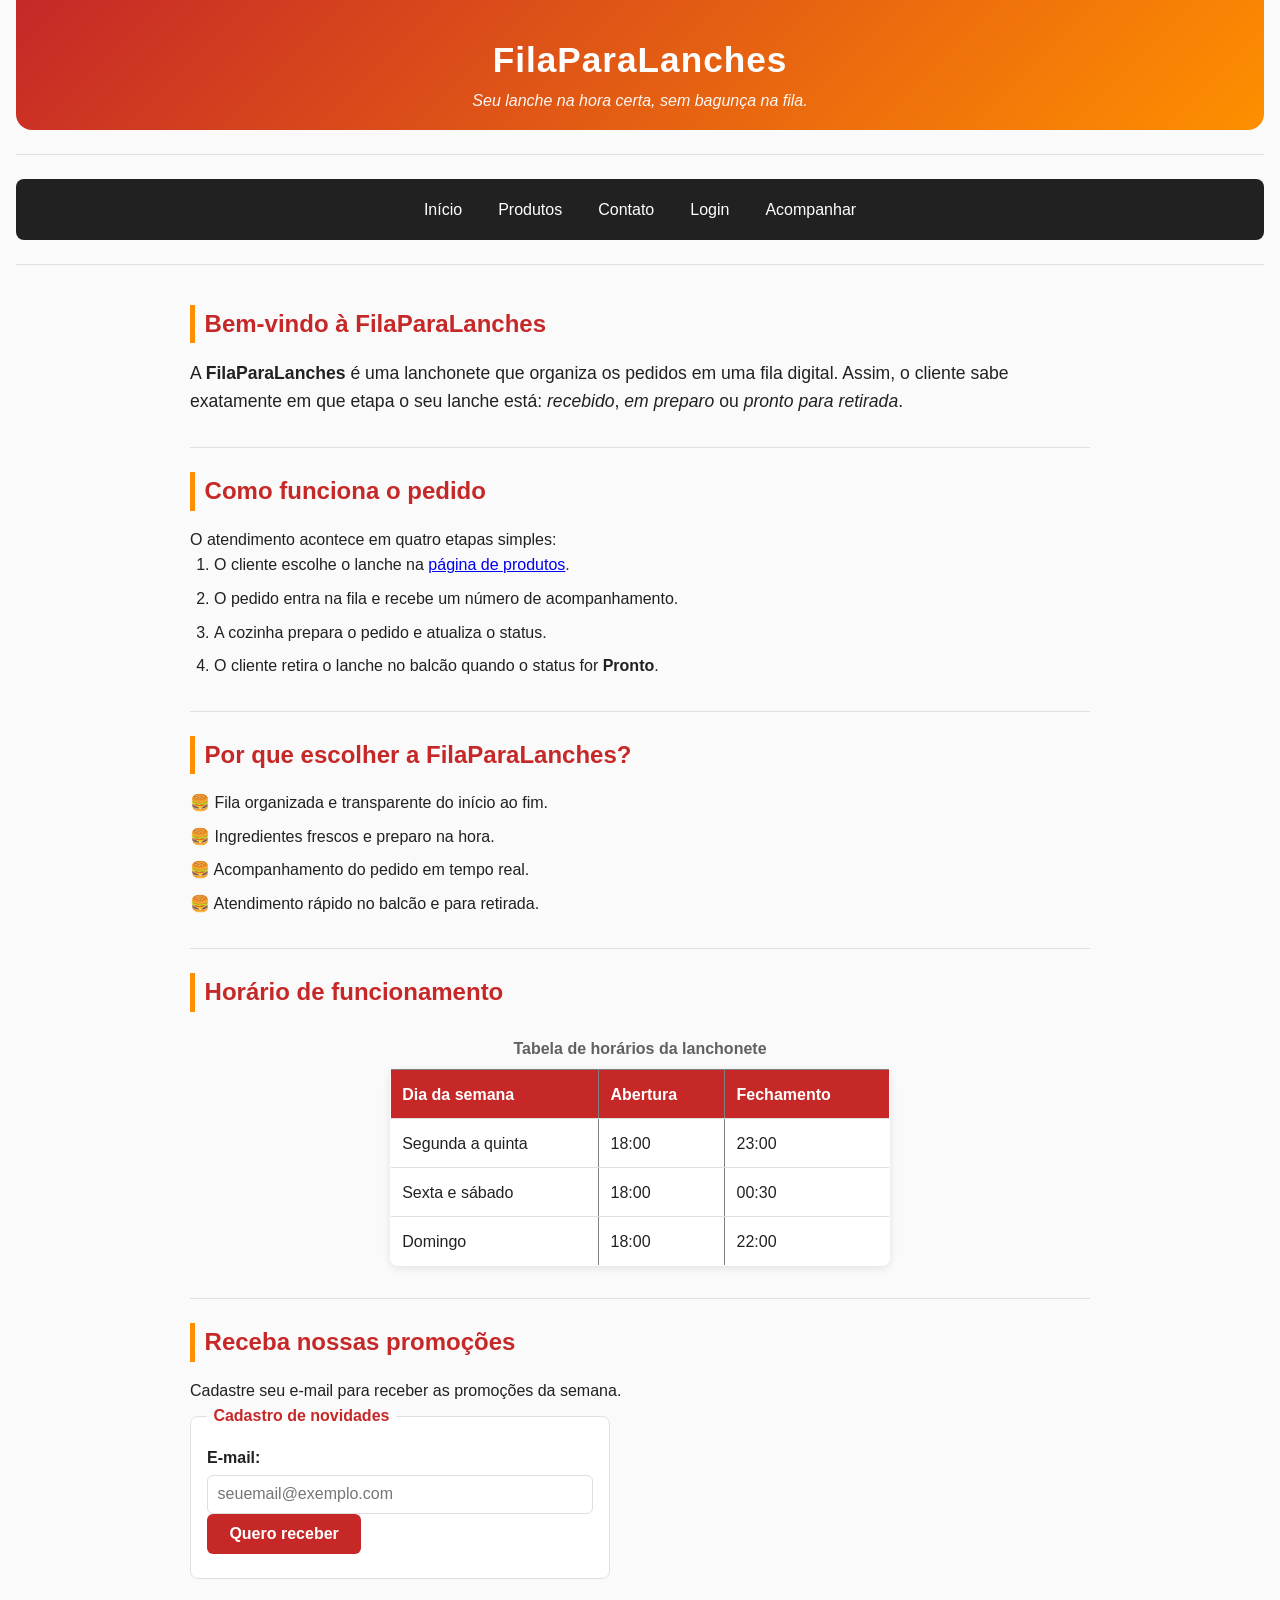
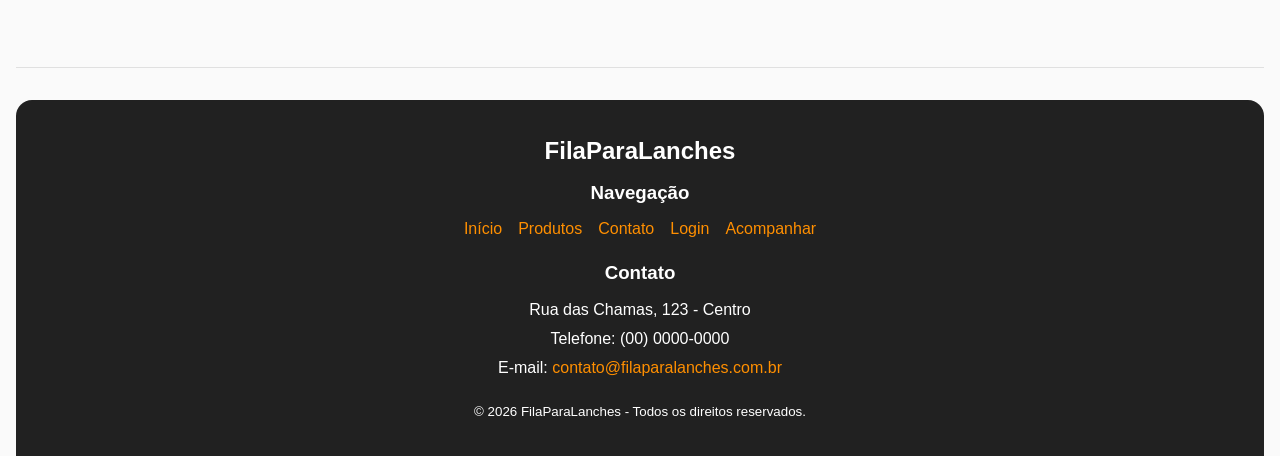
<file: index.html>
<!DOCTYPE html>
<html lang="pt-BR">

<head>
    <meta charset="UTF-8">
    <meta name="viewport" content="width=device-width, initial-scale=1.0">
    <meta name="author" content="Equipe FilaParaLanches">
    <meta name="description"
        content="FilaParaLanches - lanchonete com pedidos organizados por fila. Página inicial do projeto.">
    <meta name="keywords" content="lanches, hambúrguer, fila, pedidos, lanchonete">
    <title>FilaParaLanches | Página Inicial</title>
    <link rel="stylesheet" href="css/estilo.css">
    <link rel="stylesheet" href="css/index.css">
    <script src="js/global.js" defer></script>
    <script src="js/index.js" defer></script>
</head>

<body>

    <!-- ==========================================================
         CABEÇALHO DO SITE
         Contém a identidade visual (nome e slogan) do projeto.
         ========================================================== -->
    <header>
        <h1>FilaParaLanches</h1>
        <p><em>Seu lanche na hora certa, sem bagunça na fila.</em></p>
    </header>

    <hr>

    <!-- ==========================================================
         MENU DE NAVEGAÇÃO PRINCIPAL
         Presente em todas as páginas do site.
         ========================================================== -->
    <nav>
        <button type="button" class="menu-toggle" id="menu-toggle" aria-expanded="false"
            aria-label="Abrir menu">☰</button>
        <ul id="menu-principal">
            <li><a href="./index.html">Início</a></li>
            <li><a href="./paginas/clientes/produtos/produtos.html">Produtos</a></li>
            <li><a href="./paginas/contato/contato.html">Contato</a></li>
            <li><a href="./paginas/login/login.html">Login</a></li>
            <li><a href="./paginas/donos/caixa/caixa.html">Caixa</a></li>
            <li><a href="./paginas/donos/cozinha/cozinha.html">Cozinha</a></li>
            <li><a href="./paginas/donos/estoque/estoque.html">Estoque</a></li>
            <li><a href="./paginas/clientes/acompanhamento/acompanhamento.html">Acompanhar</a></li>
        </ul>
    </nav>

    <hr>

    <!-- ==========================================================
         CONTEÚDO PRINCIPAL DA PÁGINA INICIAL
         ========================================================== -->
    <main>

        <!-- ---------- APRESENTAÇÃO ---------- -->
        <section id="apresentacao">
            <h2>Bem-vindo à FilaParaLanches</h2>

            <p>
                A <strong>FilaParaLanches</strong> é uma lanchonete que organiza os pedidos
                em uma fila digital. Assim, o cliente sabe exatamente em que etapa o seu
                lanche está: <em>recebido</em>, <em>em preparo</em> ou <em>pronto para retirada</em>.
            </p>

        </section>

        <hr>

        <!-- ---------- COMO FUNCIONA ---------- -->
        <section id="como-funciona">
            <h2>Como funciona o pedido</h2>

            <p>O atendimento acontece em quatro etapas simples:</p>

            <ol>
                <li>O cliente escolhe o lanche na <a href="./paginas/clientes/produtos/produtos.html">página de
                        produtos</a>.</li>
                <li>O pedido entra na fila e recebe um número de acompanhamento.</li>
                <li>A cozinha prepara o pedido e atualiza o status.</li>
                <li>O cliente retira o lanche no balcão quando o status for <strong>Pronto</strong>.</li>
            </ol>
        </section>

        <hr>

        <!-- ---------- DIFERENCIAIS ---------- -->
        <section id="diferenciais">
            <h2>Por que escolher a FilaParaLanches?</h2>

            <ul>
                <li>Fila organizada e transparente do início ao fim.</li>
                <li>Ingredientes frescos e preparo na hora.</li>
                <li>Acompanhamento do pedido em tempo real.</li>
                <li>Atendimento rápido no balcão e para retirada.</li>
            </ul>
        </section>

        <hr>

        <!-- ---------- HORÁRIO DE FUNCIONAMENTO ---------- -->
        <section id="horarios">
            <h2>Horário de funcionamento</h2>

            <table border="1">
                <caption>Tabela de horários da lanchonete</caption>
                <thead>
                    <tr>
                        <th scope="col">Dia da semana</th>
                        <th scope="col">Abertura</th>
                        <th scope="col">Fechamento</th>
                    </tr>
                </thead>
                <tbody>
                    <tr>
                        <td>Segunda a quinta</td>
                        <td>18:00</td>
                        <td>23:00</td>
                    </tr>
                    <tr>
                        <td>Sexta e sábado</td>
                        <td>18:00</td>
                        <td>00:30</td>
                    </tr>
                    <tr>
                        <td>Domingo</td>
                        <td>18:00</td>
                        <td>22:00</td>
                    </tr>
                </tbody>
            </table>
        </section>

        <hr>

        <!-- ---------- FORMULÁRIO INICIAL ---------- -->
        <section id="novidades">
            <h2>Receba nossas promoções</h2>

            <p>Cadastre seu e-mail para receber as promoções da semana.</p>

            <form action="#" method="post" id="form-promocao" novalidate>
                <fieldset>
                    <legend>Cadastro de novidades</legend>

                    <p>
                        <label for="email-promocao">E-mail:</label><br>
                        <input type="email" id="email-promocao" name="email" placeholder="seuemail@exemplo.com"
                            required>
                    </p>

                    <p>
                        <button type="submit">Quero receber</button>
                    </p>

                    <p id="msg-promocao" class="form-msg" aria-live="polite"></p>
                </fieldset>
            </form>
        </section>

    </main>

    <hr>

    <!-- ==========================================================
         RODAPÉ DO SITE
         Presente em todas as páginas do site.
         ========================================================== -->
    <footer>
        <h2>FilaParaLanches</h2>


        <h3>Navegação</h3>
        <ul>
            <li><a href="./index.html">Início</a></li>
            <li><a href="./paginas/clientes/produtos/produtos.html">Produtos</a></li>
            <li><a href="./paginas/contato/contato.html">Contato</a></li>
            <li><a href="./paginas/login/login.html">Login</a></li>
            <li><a href="./paginas/donos/caixa/caixa.html">Caixa</a></li>
            <li><a href="./paginas/donos/cozinha/cozinha.html">Cozinha</a></li>
            <li><a href="./paginas/donos/estoque/estoque.html">Estoque</a></li>
            <li><a href="./paginas/clientes/acompanhamento/acompanhamento.html">Acompanhar</a></li>
        </ul>

        <h3>Contato</h3>
        <address>
            Rua das Chamas, 123 - Centro<br>
            Telefone: (00) 0000-0000<br>
            E-mail: <a href="mailto:contato@filaparalanches.com.br">contato@filaparalanches.com.br</a>
        </address>

        <p><small>&copy; 2026 FilaParaLanches - Todos os direitos reservados.</small></p>
    </footer>

</body>

</html>
</file>
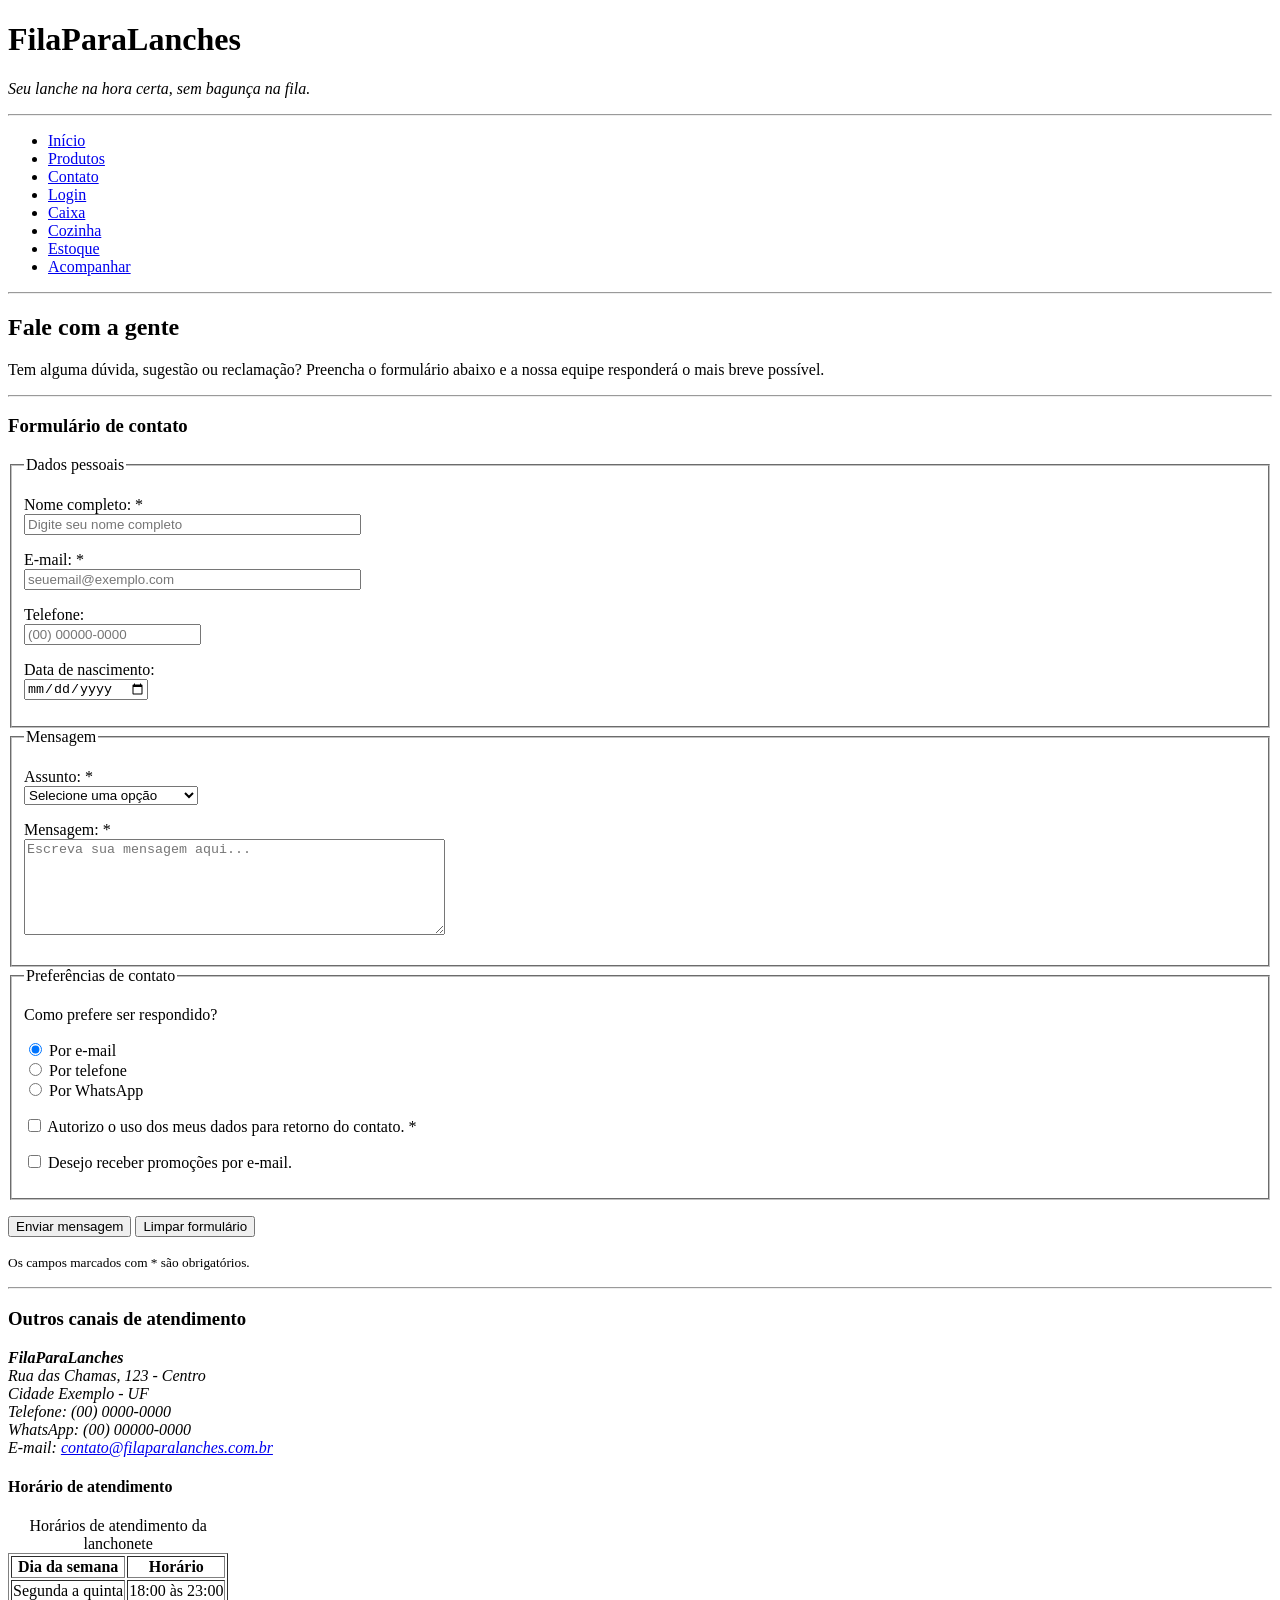
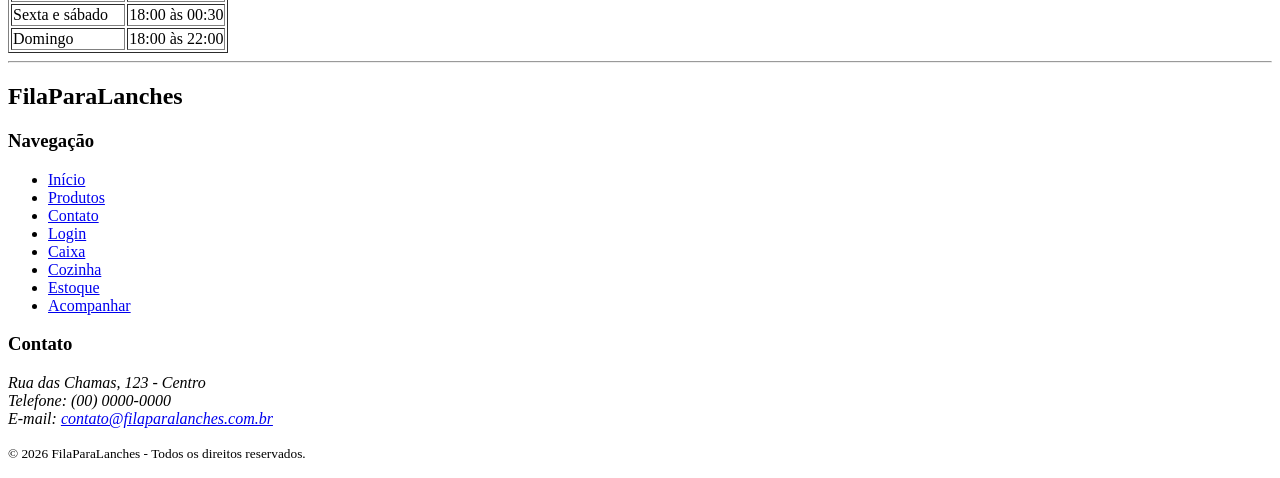
<file: contato.html>
<!DOCTYPE html>
<html lang="pt-BR">
<head>
    <meta charset="UTF-8">
    <meta name="viewport" content="width=device-width, initial-scale=1.0">
    <meta name="author" content="Equipe FilaParaLanches">
    <meta name="description" content="FilaParaLanches - página de contato com formulário de atendimento.">
    <meta name="keywords" content="contato, lanches, atendimento, formulário, lanchonete">
    <title>FilaParaLanches | Contato</title>
</head>
<body>

    <!-- ==========================================================
         CABEÇALHO DO SITE
         ========================================================== -->
    <header>
        <h1>FilaParaLanches</h1>
        <p><em>Seu lanche na hora certa, sem bagunça na fila.</em></p>
    </header>

    <hr>

    <!-- ==========================================================
         MENU DE NAVEGAÇÃO PRINCIPAL
         ========================================================== -->
    <nav>
        <ul>
            <li><a href="index.html">Início</a></li>
            <li><a href=".clientes/produtos.html">Produtos</a></li>
            <li><a href="./contato.html">Contato</a></li>
            <li><a href="./login.html">Login</a></li>
            <li><a href="./donos/caixa.html">Caixa</a></li>
            <li><a href="./donos/cozinha.html">Cozinha</a></li>
            <li><a href="./donos/estoque.html">Estoque</a></li>
            <li><a href="./clientes/acompanhamento.html">Acompanhar</a></li>
        </ul>
    </nav>

    <hr>

    <!-- ==========================================================
         CONTEÚDO PRINCIPAL - CONTATO
         ========================================================== -->
    <main>

        <section id="titulo-contato">
            <h2>Fale com a gente</h2>

            <p>
                Tem alguma dúvida, sugestão ou reclamação? Preencha o formulário
                abaixo e a nossa equipe responderá o mais breve possível.
            </p>
        </section>

        <hr>

        <!-- ---------- FORMULÁRIO DE CONTATO ---------- -->
        <section id="formulario-contato">
            <h3>Formulário de contato</h3>

            <form action="#" method="post">

                <!-- DADOS PESSOAIS -->
                <fieldset>
                    <legend>Dados pessoais</legend>

                    <p>
                        <label for="nome">Nome completo: *</label><br>
                        <input type="text" id="nome" name="nome" placeholder="Digite seu nome completo" size="40" required>
                    </p>

                    <p>
                        <label for="email">E-mail: *</label><br>
                        <input type="email" id="email" name="email" placeholder="seuemail@exemplo.com" size="40" required>
                    </p>

                    <p>
                        <label for="telefone">Telefone:</label><br>
                        <input type="tel" id="telefone" name="telefone" placeholder="(00) 00000-0000" size="20">
                    </p>

                    <p>
                        <label for="nascimento">Data de nascimento:</label><br>
                        <input type="date" id="nascimento" name="nascimento">
                    </p>
                </fieldset>

                <!-- MENSAGEM -->
                <fieldset>
                    <legend>Mensagem</legend>

                    <p>
                        <label for="assunto">Assunto: *</label><br>
                        <select id="assunto" name="assunto" required>
                            <option value="">Selecione uma opção</option>
                            <option value="duvida">Dúvida sobre o cardápio</option>
                            <option value="pedido">Problema com um pedido</option>
                            <option value="sugestao">Sugestão</option>
                            <option value="elogio">Elogio</option>
                            <option value="outro">Outro assunto</option>
                        </select>
                    </p>

                    <p>
                        <label for="mensagem">Mensagem: *</label><br>
                        <textarea id="mensagem" name="mensagem" rows="6" cols="50" placeholder="Escreva sua mensagem aqui..." required></textarea>
                    </p>
                </fieldset>

                <!-- PREFERÊNCIAS -->
                <fieldset>
                    <legend>Preferências de contato</legend>

                    <p>Como prefere ser respondido?</p>

                    <p>
                        <input type="radio" id="pref-email" name="preferencia" value="email" checked>
                        <label for="pref-email">Por e-mail</label><br>

                        <input type="radio" id="pref-telefone" name="preferencia" value="telefone">
                        <label for="pref-telefone">Por telefone</label><br>

                        <input type="radio" id="pref-whatsapp" name="preferencia" value="whatsapp">
                        <label for="pref-whatsapp">Por WhatsApp</label>
                    </p>

                    <p>
                        <input type="checkbox" id="aceite" name="aceite" value="sim" required>
                        <label for="aceite">Autorizo o uso dos meus dados para retorno do contato. *</label>
                    </p>

                    <p>
                        <input type="checkbox" id="newsletter" name="newsletter" value="sim">
                        <label for="newsletter">Desejo receber promoções por e-mail.</label>
                    </p>
                </fieldset>

                <!-- BOTÕES -->
                <p>
                    <button type="submit">Enviar mensagem</button>
                    <button type="reset">Limpar formulário</button>
                </p>

                <p><small>Os campos marcados com * são obrigatórios.</small></p>

            </form>
        </section>

        <hr>

        <!-- ---------- INFORMAÇÕES DE CONTATO ---------- -->
        <section id="informacoes">
            <h3>Outros canais de atendimento</h3>

            <address>
                <strong>FilaParaLanches</strong><br>
                Rua das Chamas, 123 - Centro<br>
                Cidade Exemplo - UF<br>
                Telefone: (00) 0000-0000<br>
                WhatsApp: (00) 00000-0000<br>
                E-mail: <a href="mailto:contato@filaparalanches.com.br">contato@filaparalanches.com.br</a>
            </address>

            <h4>Horário de atendimento</h4>

            <table border="1">
                <caption>Horários de atendimento da lanchonete</caption>
                <thead>
                    <tr>
                        <th scope="col">Dia da semana</th>
                        <th scope="col">Horário</th>
                    </tr>
                </thead>
                <tbody>
                    <tr>
                        <td>Segunda a quinta</td>
                        <td>18:00 às 23:00</td>
                    </tr>
                    <tr>
                        <td>Sexta e sábado</td>
                        <td>18:00 às 00:30</td>
                    </tr>
                    <tr>
                        <td>Domingo</td>
                        <td>18:00 às 22:00</td>
                    </tr>
                </tbody>
            </table>
        </section>

    </main>

    <hr>

    <!-- ==========================================================
         RODAPÉ DO SITE
         ========================================================== -->
    <footer>
        <h2>FilaParaLanches</h2>


        <h3>Navegação</h3>
        <ul>
            <li><a href="index.html">Início</a></li>
            <li><a href=".clientes/produtos.html">Produtos</a></li>
            <li><a href="./contato.html">Contato</a></li>
            <li><a href="./login.html">Login</a></li>
            <li><a href="./donos/caixa.html">Caixa</a></li>
            <li><a href="./donos/cozinha.html">Cozinha</a></li>
            <li><a href="./donos/estoque.html">Estoque</a></li>
            <li><a href="./clientes/acompanhamento.html">Acompanhar</a></li>
        </ul>

        <h3>Contato</h3>
        <address>
            Rua das Chamas, 123 - Centro<br>
            Telefone: (00) 0000-0000<br>
            E-mail: <a href="mailto:contato@filaparalanches.com.br">contato@filaparalanches.com.br</a>
        </address>

        <p><small>&copy; 2026 FilaParaLanches - Todos os direitos reservados.</small></p>
    </footer>

</body>
</html>
</file>
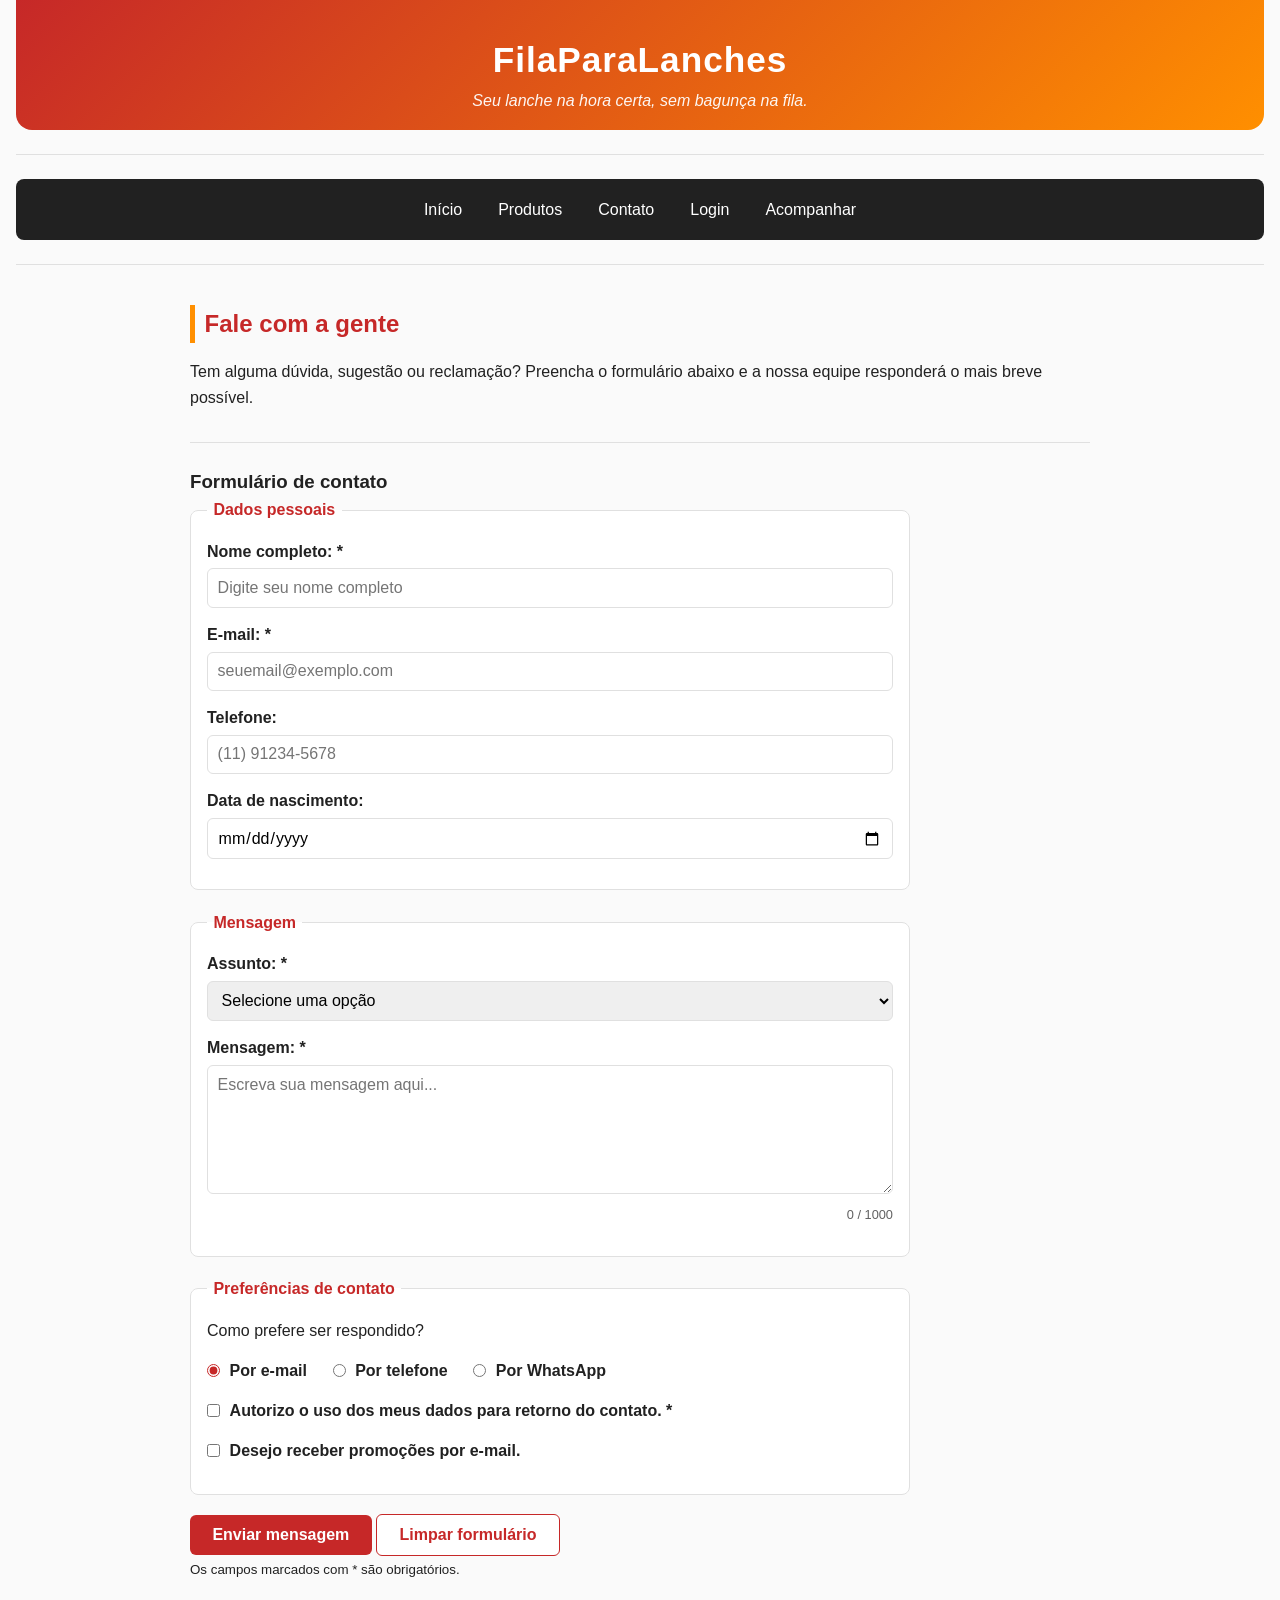
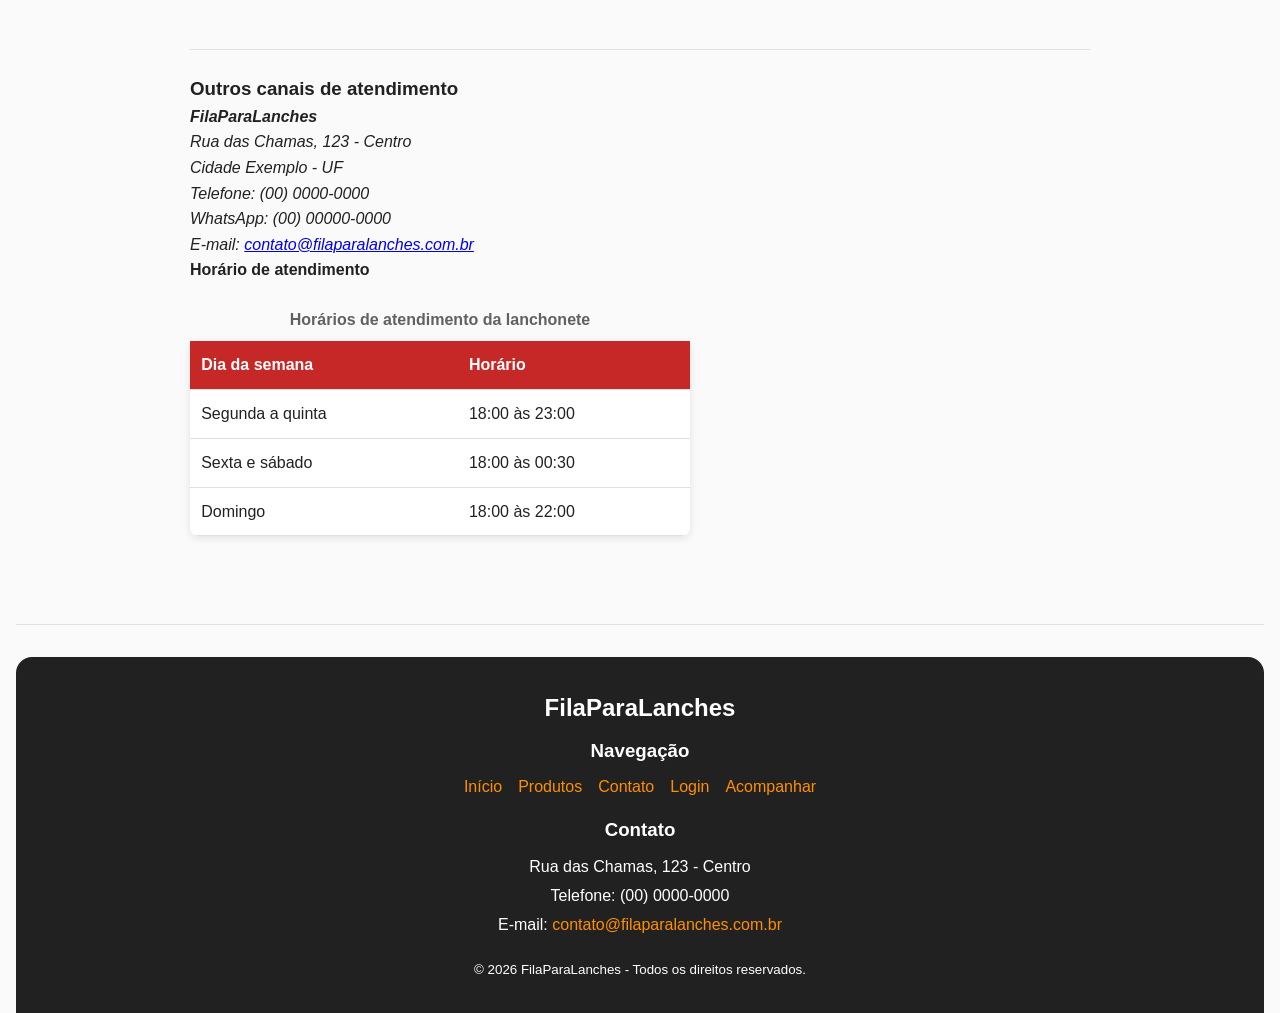
<file: paginas/contato/contato.html>
<!DOCTYPE html>
<html lang="pt-BR">

<head>
    <meta charset="UTF-8">
    <meta name="viewport" content="width=device-width, initial-scale=1.0">
    <meta name="author" content="Equipe FilaParaLanches">
    <meta name="description" content="FilaParaLanches - página de contato com formulário de atendimento.">
    <meta name="keywords" content="contato, lanches, atendimento, formulário, lanchonete">
    <title>FilaParaLanches | Contato</title>

    <!-- CSS global (2 níveis acima) -->
    <link rel="stylesheet" href="../../css/estilo.css">
    <!-- CSS específico desta página -->
    <link rel="stylesheet" href="contato.css">

    <!-- Scripts -->
    <script src="../../js/global.js" defer></script>
    <script src="contato.js" defer></script>
</head>

<body>

    <!-- ==========================================================
         CABEÇALHO
         ========================================================== -->
    <header>
        <h1>FilaParaLanches</h1>
        <p><em>Seu lanche na hora certa, sem bagunça na fila.</em></p>
    </header>

    <hr>

    <!-- ==========================================================
         MENU
         ========================================================== -->
    <nav>
        <button type="button" class="menu-toggle" id="menu-toggle" aria-expanded="false"
            aria-label="Abrir menu">☰</button>
        <ul id="menu-principal">
            <li><a href="../../index.html">Início</a></li>
            <li><a href="../clientes/produtos/produtos.html">Produtos</a></li>
            <li><a href="contato.html">Contato</a></li>
            <li><a href="../login/login.html">Login</a></li>
            <li><a href="../donos/caixa/caixa.html">Caixa</a></li>
            <li><a href="../donos/cozinha/cozinha.html">Cozinha</a></li>
            <li><a href="../donos/estoque/estoque.html">Estoque</a></li>
            <li><a href="../clientes/acompanhamento/acompanhamento.html">Acompanhar</a></li>
        </ul>
    </nav>

    <hr>

    <!-- ==========================================================
         CONTEÚDO PRINCIPAL
         ========================================================== -->
    <main>

        <section id="titulo-contato">
            <h2>Fale com a gente</h2>
            <p>
                Tem alguma dúvida, sugestão ou reclamação? Preencha o formulário
                abaixo e a nossa equipe responderá o mais breve possível.
            </p>
        </section>

        <hr>

        <!-- ---------- FORMULÁRIO DE CONTATO ---------- -->
        <section id="formulario-contato">
            <h3>Formulário de contato</h3>

            <form action="#" method="post" id="form-contato" novalidate>

                <!-- DADOS PESSOAIS -->
                <fieldset>
                    <legend>Dados pessoais</legend>

                    <p>
                        <label for="nome">Nome completo: *</label>
                        <input type="text" id="nome" name="nome" placeholder="Digite seu nome completo"
                            autocomplete="name" required>
                    </p>

                    <p>
                        <label for="email">E-mail: *</label>
                        <input type="email" id="email" name="email" placeholder="seuemail@exemplo.com"
                            autocomplete="email" required>
                    </p>

                    <p>
                        <label for="telefone">Telefone:</label>
                        <input type="tel" id="telefone" name="telefone" placeholder="(11) 91234-5678" autocomplete="tel"
                            maxlength="15">
                    </p>

                    <p>
                        <label for="nascimento">Data de nascimento:</label>
                        <input type="date" id="nascimento" name="nascimento">
                    </p>
                </fieldset>

                <!-- MENSAGEM -->
                <fieldset>
                    <legend>Mensagem</legend>

                    <p>
                        <label for="assunto">Assunto: *</label>
                        <select id="assunto" name="assunto" required>
                            <option value="">Selecione uma opção</option>
                            <option value="duvida">Dúvida sobre o cardápio</option>
                            <option value="pedido">Problema com um pedido</option>
                            <option value="sugestao">Sugestão</option>
                            <option value="elogio">Elogio</option>
                            <option value="outro">Outro assunto</option>
                        </select>
                    </p>

                    <p>
                        <label for="mensagem">Mensagem: *</label>
                        <textarea id="mensagem" name="mensagem" rows="6" placeholder="Escreva sua mensagem aqui..."
                            maxlength="1000" required></textarea>
                        <small id="contador-msg" class="contador-caracteres">0 / 1000</small>
                    </p>
                </fieldset>

                <!-- PREFERÊNCIAS -->
                <fieldset>
                    <legend>Preferências de contato</legend>

                    <p>Como prefere ser respondido?</p>

                    <p class="grupo-radio">
                        <input type="radio" id="pref-email" name="preferencia" value="email" checked>
                        <label for="pref-email">Por e-mail</label>

                        <input type="radio" id="pref-telefone" name="preferencia" value="telefone">
                        <label for="pref-telefone">Por telefone</label>

                        <input type="radio" id="pref-whatsapp" name="preferencia" value="whatsapp">
                        <label for="pref-whatsapp">Por WhatsApp</label>
                    </p>

                    <p class="grupo-checkbox">
                        <input type="checkbox" id="aceite" name="aceite" required>
                        <label for="aceite">Autorizo o uso dos meus dados para retorno do contato. *</label>
                    </p>

                    <p class="grupo-checkbox">
                        <input type="checkbox" id="newsletter" name="newsletter">
                        <label for="newsletter">Desejo receber promoções por e-mail.</label>
                    </p>
                </fieldset>

                <!-- BOTÕES -->
                <p>
                    <button type="submit">Enviar mensagem</button>
                    <button type="reset" id="btn-limpar-contato">Limpar formulário</button>
                </p>

                <p><small>Os campos marcados com * são obrigatórios.</small></p>

                <!-- MENSAGEM DE FEEDBACK -->
                <p id="msg-contato" class="form-msg" aria-live="polite"></p>

            </form>
        </section>

        <hr>

        <!-- ---------- INFORMAÇÕES DE CONTATO ---------- -->
        <section id="informacoes">
            <h3>Outros canais de atendimento</h3>

            <address>
                <strong>FilaParaLanches</strong><br>
                Rua das Chamas, 123 - Centro<br>
                Cidade Exemplo - UF<br>
                Telefone: (00) 0000-0000<br>
                WhatsApp: (00) 00000-0000<br>
                E-mail: <a href="mailto:contato@filaparalanches.com.br">contato@filaparalanches.com.br</a>
            </address>

            <h4>Horário de atendimento</h4>

            <table>
                <caption>Horários de atendimento da lanchonete</caption>
                <thead>
                    <tr>
                        <th scope="col">Dia da semana</th>
                        <th scope="col">Horário</th>
                    </tr>
                </thead>
                <tbody>
                    <tr>
                        <td>Segunda a quinta</td>
                        <td>18:00 às 23:00</td>
                    </tr>
                    <tr>
                        <td>Sexta e sábado</td>
                        <td>18:00 às 00:30</td>
                    </tr>
                    <tr>
                        <td>Domingo</td>
                        <td>18:00 às 22:00</td>
                    </tr>
                </tbody>
            </table>
        </section>

    </main>

    <hr>

    <!-- ==========================================================
         RODAPÉ
         ========================================================== -->
    <footer>
        <h2>FilaParaLanches</h2>

        <h3>Navegação</h3>
        <ul>
            <li><a href="../../index.html">Início</a></li>
            <li><a href="../clientes/produtos/produtos.html">Produtos</a></li>
            <li><a href="contato.html">Contato</a></li>
            <li><a href="../login/login.html">Login</a></li>
            <li><a href="../donos/caixa/caixa.html">Caixa</a></li>
            <li><a href="../donos/cozinha/cozinha.html">Cozinha</a></li>
            <li><a href="../donos/estoque/estoque.html">Estoque</a></li>
            <li><a href="../clientes/acompanhamento/acompanhamento.html">Acompanhar</a></li>
        </ul>

        <h3>Contato</h3>
        <address>
            Rua das Chamas, 123 - Centro<br>
            Telefone: (00) 0000-0000<br>
            E-mail: <a href="mailto:contato@filaparalanches.com.br">contato@filaparalanches.com.br</a>
        </address>

        <p><small>&copy; 2026 FilaParaLanches - Todos os direitos reservados.</small></p>
    </footer>

</body>

</html>
</file>
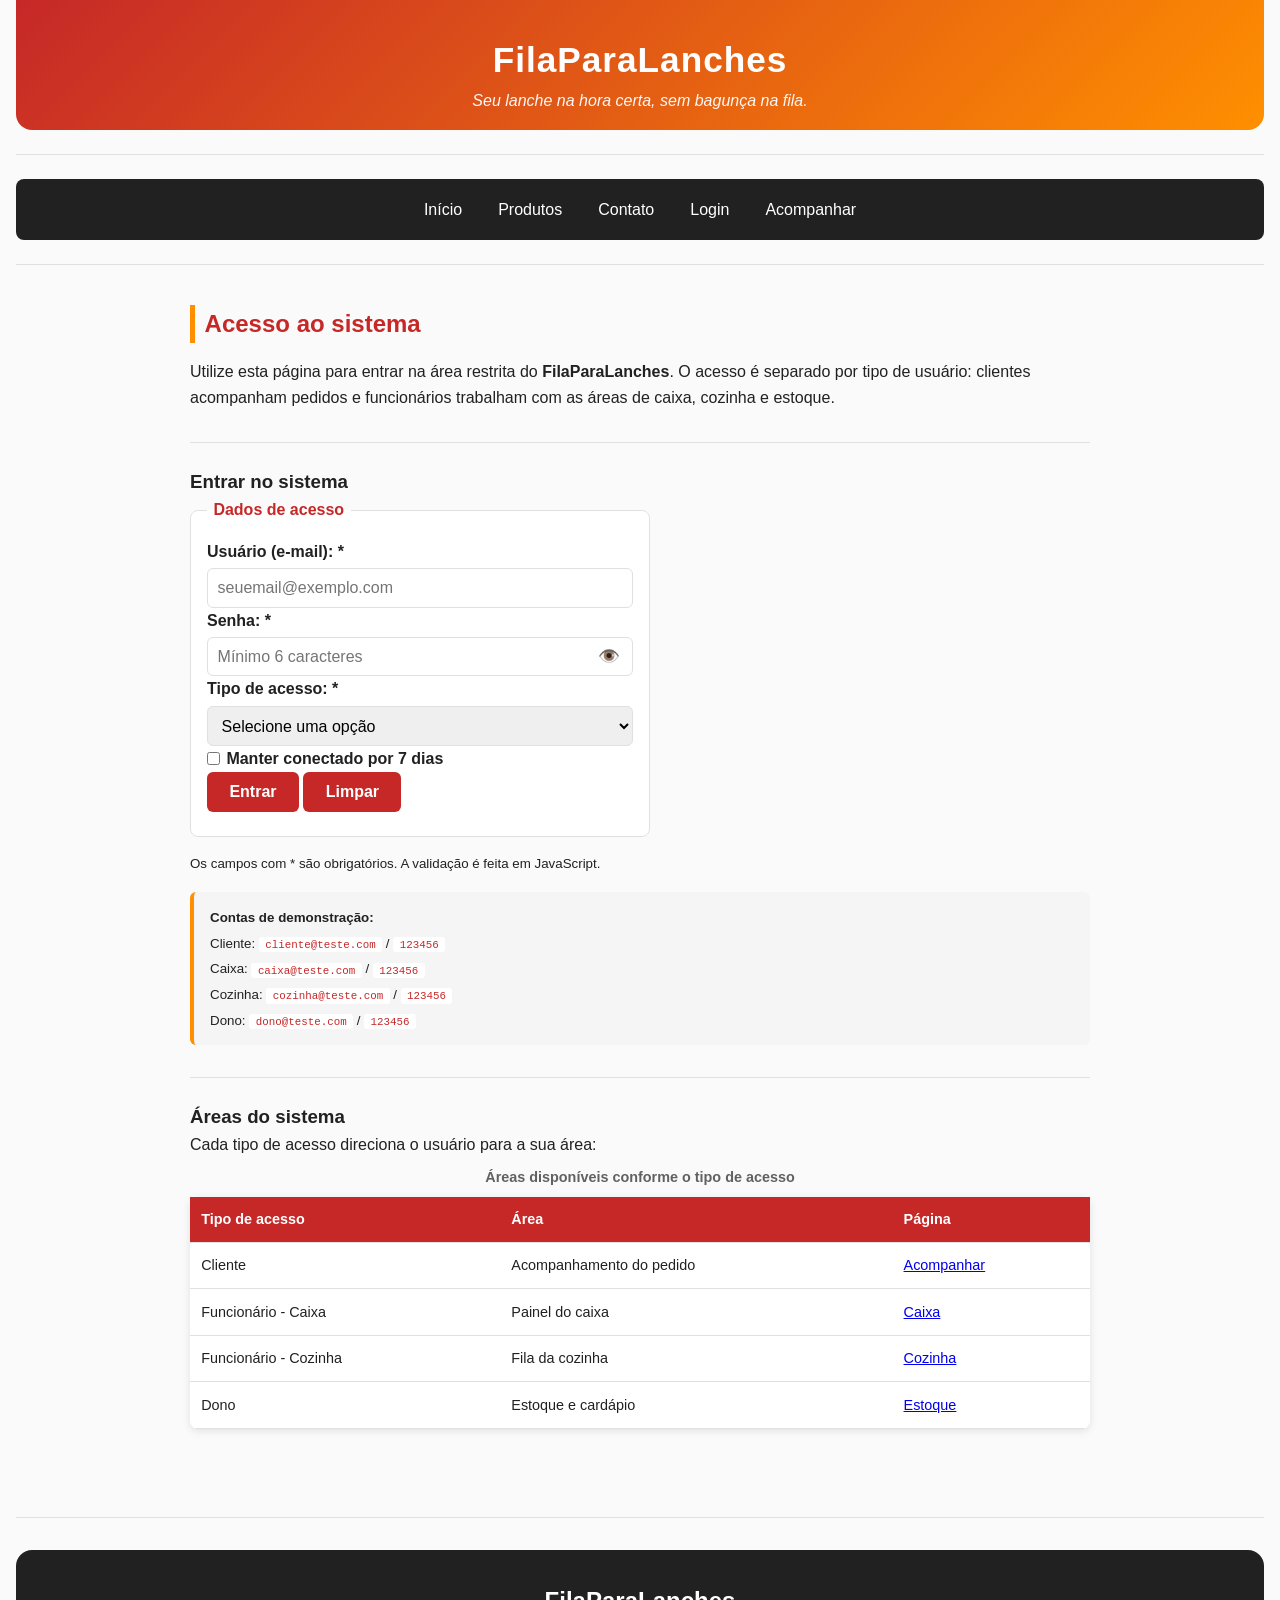
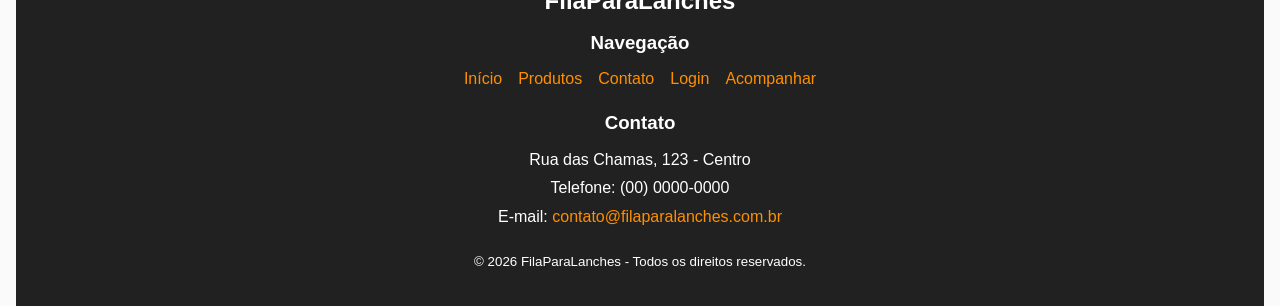
<file: paginas/login/login.html>
<!DOCTYPE html>
<html lang="pt-BR">
<head>
    <meta charset="UTF-8">
    <meta name="viewport" content="width=device-width, initial-scale=1.0">
    <meta name="author" content="Equipe FilaParaLanches">
    <meta name="description" content="FilaParaLanches - página de login de acesso ao sistema.">
    <meta name="keywords" content="login, acesso, sistema, funcionários, fila">
    <title>FilaParaLanches | Login</title>

    <link rel="stylesheet" href="../../css/estilo.css">
    <link rel="stylesheet" href="login.css">

    <script src="../../js/global.js" defer></script>
    <script src="login.js" defer></script>
</head>
<body>

    <header>
        <h1>FilaParaLanches</h1>
        <p><em>Seu lanche na hora certa, sem bagunça na fila.</em></p>
    </header>

    <hr>

    <nav>
        <button type="button" class="menu-toggle" id="menu-toggle"
                aria-expanded="false" aria-label="Abrir menu">☰</button>
        <ul id="menu-principal">
            <li><a href="../../index.html">Início</a></li>
            <li><a href="../clientes/produtos/produtos.html">Produtos</a></li>
            <li><a href="../contato/contato.html">Contato</a></li>
            <li><a href="../login/login.html">Login</a></li>
            <li><a href="../donos/caixa/caixa.html">Caixa</a></li>
            <li><a href="../donos/cozinha/cozinha.html">Cozinha</a></li>
            <li><a href="../donos/estoque/estoque.html">Estoque</a></li>
            <li><a href="../clientes/acompanhamento/acompanhamento.html">Acompanhar</a></li>
        </ul>
    </nav>

    <hr>

    <main>

        <section id="titulo-login">
            <h2>Acesso ao sistema</h2>

            <p>
                Utilize esta página para entrar na área restrita do
                <strong>FilaParaLanches</strong>. O acesso é separado por tipo de usuário:
                clientes acompanham pedidos e funcionários trabalham com as áreas
                de caixa, cozinha e estoque.
            </p>
        </section>

        <hr>

        <!-- ---------- SESSÃO ATIVA (se já estiver logado) ---------- -->
        <section id="sessao-ativa" class="oculto">
            <h3>Você já está logado</h3>
            <p id="sessao-info"></p>
            <p>
                <button type="button" id="btn-ir-area" class="botao-primario">
                    Ir para minha área
                </button>
                <button type="button" id="btn-sair" class="botao-secundario">
                    Sair
                </button>
            </p>
        </section>

        <hr id="hr-sessao" class="oculto">

        <!-- ---------- FORMULÁRIO DE LOGIN ---------- -->
        <section id="formulario-login">
            <h3>Entrar no sistema</h3>

            <form action="#" method="post" id="form-login" novalidate>
                <fieldset>
                    <legend>Dados de acesso</legend>

                    <p>
                        <label for="usuario">Usuário (e-mail): *</label>
                        <input type="email" id="usuario" name="usuario"
                               placeholder="seuemail@exemplo.com"
                               autocomplete="username" required>
                    </p>

                    <p>
                        <label for="senha">Senha: *</label>
                        <input type="password" id="senha" name="senha"
                               placeholder="Mínimo 6 caracteres"
                               autocomplete="current-password"
                               minlength="6" required>
                        <span id="toggle-senha" class="toggle-senha" role="button"
                              tabindex="0" aria-label="Mostrar/ocultar senha">👁️</span>
                    </p>

                    <p>
                        <label for="tipo-acesso">Tipo de acesso: *</label>
                        <select id="tipo-acesso" name="tipo" required>
                            <option value="">Selecione uma opção</option>
                            <option value="cliente">Cliente</option>
                            <option value="dono">Dono</option>
                            <option value="caixa">Funcionário - Caixa</option>
                            <option value="cozinha">Funcionário - Cozinha</option>
                        </select>
                    </p>

                    <p class="grupo-checkbox">
                        <input type="checkbox" id="manter-conectado" name="manter">
                        <label for="manter-conectado">Manter conectado por 7 dias</label>
                    </p>

                    <p>
                        <button type="submit">Entrar</button>
                        <button type="reset">Limpar</button>
                    </p>

                    <p id="msg-login" class="form-msg" aria-live="polite"></p>
                </fieldset>
            </form>

            <p><small>Os campos com * são obrigatórios. A validação é feita em JavaScript.</small></p>

            <p class="dica-contas">
                <small>
                    <strong>Contas de demonstração:</strong><br>
                    Cliente: <code>cliente@teste.com</code> / <code>123456</code><br>
                    Caixa: <code>caixa@teste.com</code> / <code>123456</code><br>
                    Cozinha: <code>cozinha@teste.com</code> / <code>123456</code><br>
                    Dono: <code>dono@teste.com</code> / <code>123456</code>
                </small>
            </p>
        </section>

        <hr>

        <!-- ---------- ÁREAS DO SISTEMA ---------- -->
        <section id="areas">
            <h3>Áreas do sistema</h3>
            <p>Cada tipo de acesso direciona o usuário para a sua área:</p>

            <table>
                <caption>Áreas disponíveis conforme o tipo de acesso</caption>
                <thead>
                    <tr>
                        <th scope="col">Tipo de acesso</th>
                        <th scope="col">Área</th>
                        <th scope="col">Página</th>
                    </tr>
                </thead>
                <tbody>
                    <tr>
                        <td>Cliente</td>
                        <td>Acompanhamento do pedido</td>
                        <td><a href="../clientes/acompanhamento/acompanhamento.html">Acompanhar</a></td>
                    </tr>
                    <tr>
                        <td>Funcionário - Caixa</td>
                        <td>Painel do caixa</td>
                        <td><a href="../donos/caixa/caixa.html">Caixa</a></td>
                    </tr>
                    <tr>
                        <td>Funcionário - Cozinha</td>
                        <td>Fila da cozinha</td>
                        <td><a href="../donos/cozinha/cozinha.html">Cozinha</a></td>
                    </tr>
                    <tr>
                        <td>Dono</td>
                        <td>Estoque e cardápio</td>
                        <td><a href="../donos/estoque/estoque.html">Estoque</a></td>
                    </tr>
                </tbody>
            </table>
        </section>

    </main>

    <hr>

    <footer>
        <h2>FilaParaLanches</h2>

        <h3>Navegação</h3>
        <ul>
            <li><a href="../../../index.html">Início</a></li>
            <li><a href="../clientes/produtos/produtos.html">Produtos</a></li>
            <li><a href="../contato/contato.html">Contato</a></li>
            <li><a href="../login/login.html">Login</a></li>
            <li><a href="../donos/caixa/caixa.html">Caixa</a></li>
            <li><a href="../donos/cozinha/cozinha.html">Cozinha</a></li>
            <li><a href="../donos/estoque/estoque.html">Estoque</a></li>
            <li><a href="../clientes/acompanhamento/acompanhamento.html">Acompanhar</a></li>
        </ul>

        <h3>Contato</h3>
        <address>
            Rua das Chamas, 123 - Centro<br>
            Telefone: (00) 0000-0000<br>
            E-mail: <a href="mailto:contato@filaparalanches.com.br">contato@filaparalanches.com.br</a>
        </address>

        <p><small>&copy; 2026 FilaParaLanches - Todos os direitos reservados.</small></p>
    </footer>

</body>
</html>
</file>
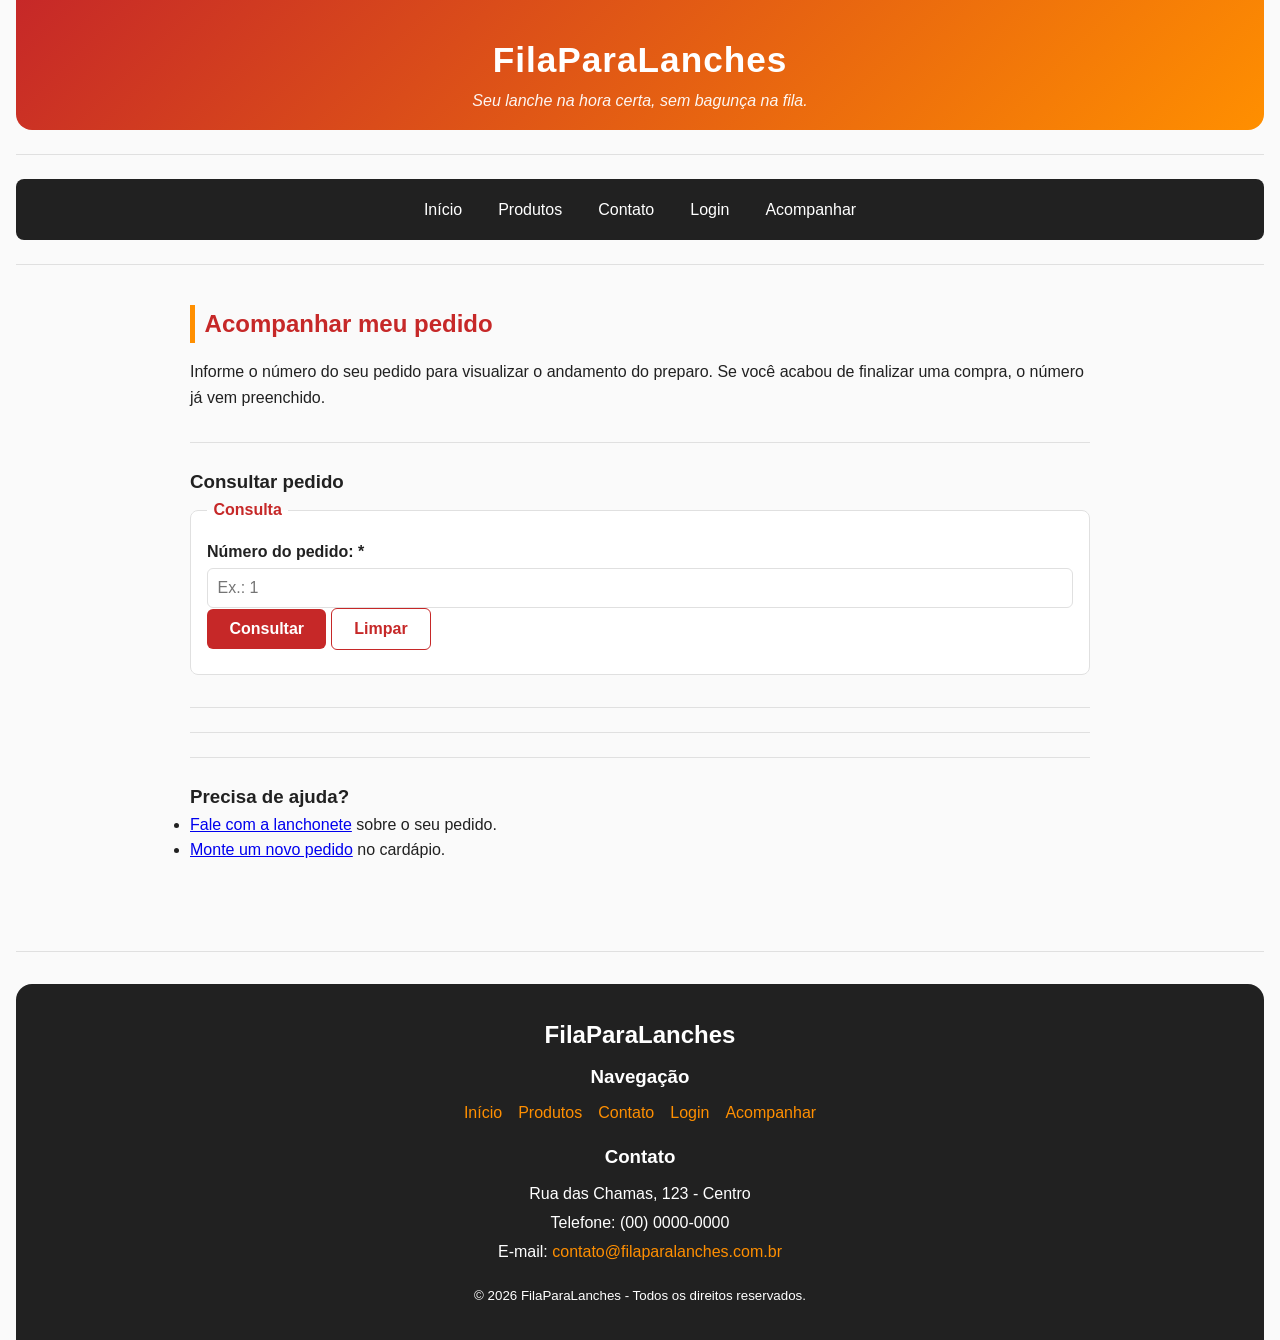
<file: paginas/clientes/acompanhamento/acompanhamento.html>
<!DOCTYPE html>
<html lang="pt-BR">
<head>
    <meta charset="UTF-8">
    <meta name="viewport" content="width=device-width, initial-scale=1.0">
    <meta name="author" content="Equipe FilaParaLanches">
    <meta name="description" content="FilaParaLanches - página de acompanhamento do pedido pelo cliente.">
    <meta name="keywords" content="acompanhamento, pedido, status, fila, retirada">
    <title>FilaParaLanches | Acompanhar Pedido</title>

    <!-- CSS global (2 níveis acima) -->
    <link rel="stylesheet" href="../../../css/estilo.css">
    <!-- CSS específico desta página -->
    <link rel="stylesheet" href="acompanhamento.css">

    <!-- Scripts -->
    <script src="../../../js/global.js" defer></script>
    <script src="acompanhamento.js" defer></script>
</head>
<body>

    <!-- ==========================================================
         CABEÇALHO
         ========================================================== -->
    <header>
        <h1>FilaParaLanches</h1>
        <p><em>Seu lanche na hora certa, sem bagunça na fila.</em></p>
    </header>

    <hr>

    <!-- ==========================================================
         MENU
         ========================================================== -->
    <nav>
        <button type="button" class="menu-toggle" id="menu-toggle"
                aria-expanded="false" aria-label="Abrir menu">☰</button>
        <ul id="menu-principal">
            <li><a href="../../../index.html">Início</a></li>
            <li><a href="../produtos/produtos.html">Produtos</a></li>
            <li><a href="../../contato/contato.html">Contato</a></li>
            <li><a href="../../login/login.html">Login</a></li>
            <li><a href="../../donos/caixa/caixa.html">Caixa</a></li>
            <li><a href="../../donos/cozinha/cozinha.html">Cozinha</a></li>
            <li><a href="../../donos/estoque/estoque.html">Estoque</a></li>
            <li><a href="acompanhamento.html">Acompanhar</a></li>
        </ul>
    </nav>

    <hr>

    <!-- ==========================================================
         CONTEÚDO PRINCIPAL
         ========================================================== -->
    <main>

        <section id="titulo-acompanhamento">
            <h2>Acompanhar meu pedido</h2>
            <p>
                Informe o número do seu pedido para visualizar o andamento do preparo.
                Se você acabou de finalizar uma compra, o número já vem preenchido.
            </p>
        </section>

        <hr>

        <!-- ---------- CONSULTA DO PEDIDO ---------- -->
        <section id="consulta-pedido">
            <h3>Consultar pedido</h3>

            <form action="#" method="get" id="form-consulta" novalidate>
                <fieldset>
                    <legend>Consulta</legend>

                    <p>
                        <label for="nro-pedido-acomp">Número do pedido: *</label>
                        <input type="number" id="nro-pedido-acomp" name="nro-pedido"
                               min="1" placeholder="Ex.: 1" required>
                    </p>

                    <p>
                        <button type="submit">Consultar</button>
                        <button type="reset" id="btn-limpar">Limpar</button>
                    </p>

                    <p id="msg-consulta" class="form-msg" aria-live="polite"></p>
                </fieldset>
            </form>
        </section>

        <hr>

        <!-- ---------- STATUS DO PEDIDO (dinâmico) ---------- -->
        <section id="status-pedido" class="oculto">
            <h3>Andamento do pedido <span id="numero-exibido"></span></h3>

            <p id="status-atual">
                Status atual: <strong id="status-texto">—</strong>
            </p>

            <ol id="linha-status" class="linha-status">
                <li data-status="recebido">
                    <strong>Recebido</strong>
                    <span class="hora" id="hora-recebido"></span>
                </li>
                <li data-status="preparo">
                    <strong>Em preparo</strong>
                    <span class="hora" id="hora-preparo"></span>
                </li>
                <li data-status="pronto">
                    <strong>Pronto</strong>
                    <span class="hora" id="hora-pronto"></span>
                </li>
                <li data-status="entregue">
                    <strong>Entregue</strong>
                    <span class="hora" id="hora-entregue"></span>
                </li>
            </ol>

            <p id="msg-retirada" class="form-msg"></p>
        </section>

        <hr>

        <!-- ---------- RESUMO DO PEDIDO (dinâmico) ---------- -->
        <section id="resumo-pedido" class="oculto">
            <h3>Resumo do pedido</h3>

            <table>
                <caption id="caption-resumo">Itens do pedido</caption>
                <thead>
                    <tr>
                        <th scope="col">Produto</th>
                        <th scope="col">Qtd.</th>
                        <th scope="col">Valor unitário</th>
                        <th scope="col">Subtotal</th>
                    </tr>
                </thead>
                <tbody id="corpo-resumo">
                    <!-- preenchido por JS -->
                </tbody>
            </table>
        </section>

        <hr>

        <!-- ---------- OPÇÕES ---------- -->
        <section id="opcoes">
            <h3>Precisa de ajuda?</h3>
            <ul>
                <li><a href="../contato/contato.html">Fale com a lanchonete</a> sobre o seu pedido.</li>
                <li><a href="produtos/produtos.html">Monte um novo pedido</a> no cardápio.</li>
            </ul>
        </section>

    </main>

    <hr>

    <!-- ==========================================================
         RODAPÉ
         ========================================================== -->
    <footer>
        <h2>FilaParaLanches</h2>

        <h3>Navegação</h3>
        <ul>
            <li><a href="../../../index.html">Início</a></li>
            <li><a href="../produtos/produtos.html">Produtos</a></li>
            <li><a href="../../contato/contato.html">Contato</a></li>
            <li><a href="../../login/login.html">Login</a></li>
            <li><a href="../../donos/caixa/caixa.html">Caixa</a></li>
            <li><a href="../../donos/cozinha/cozinha.html">Cozinha</a></li>
            <li><a href="../../donos/estoque/estoque.html">Estoque</a></li>
            <li><a href="acompanhamento.html">Acompanhar</a></li>
        </ul>

        <h3>Contato</h3>
        <address>
            Rua das Chamas, 123 - Centro<br>
            Telefone: (00) 0000-0000<br>
            E-mail: <a href="mailto:contato@filaparalanches.com.br">contato@filaparalanches.com.br</a>
        </address>

        <p><small>&copy; 2026 FilaParaLanches - Todos os direitos reservados.</small></p>
    </footer>

</body>
</html>
</file>
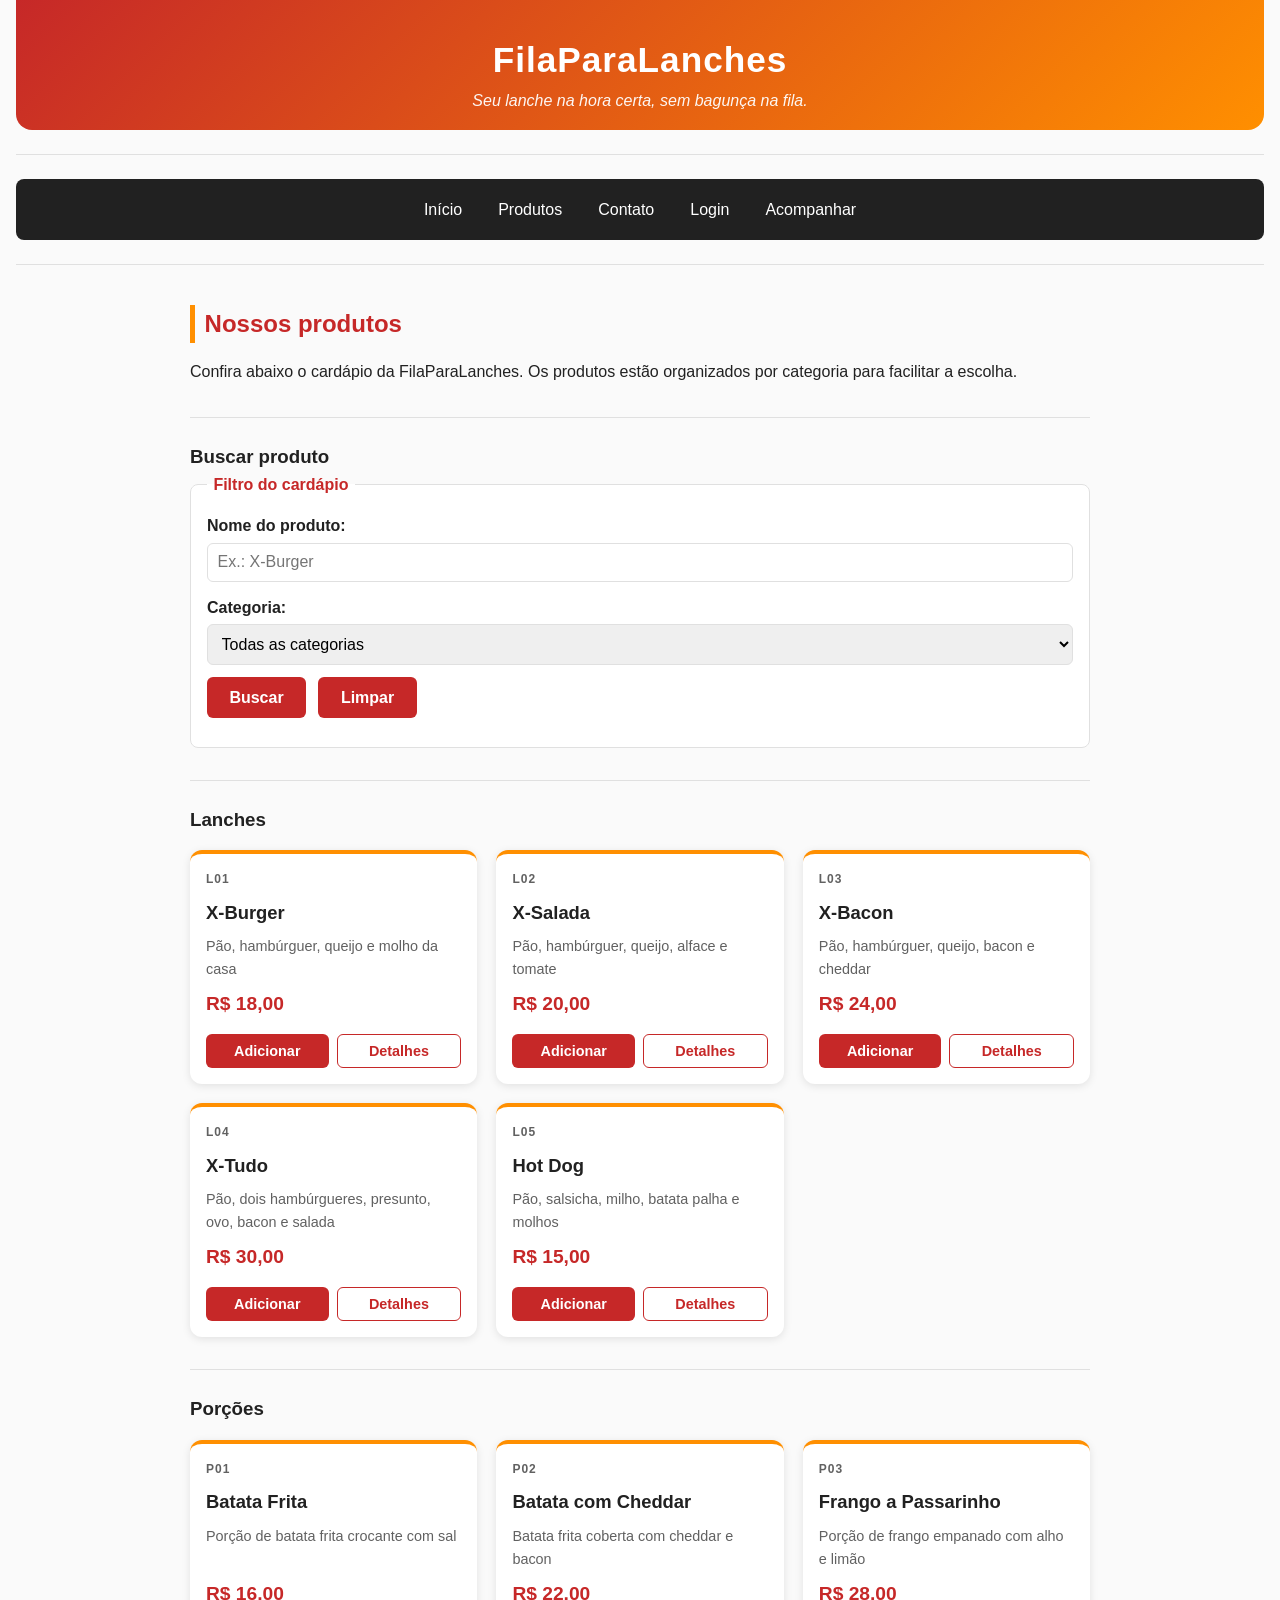
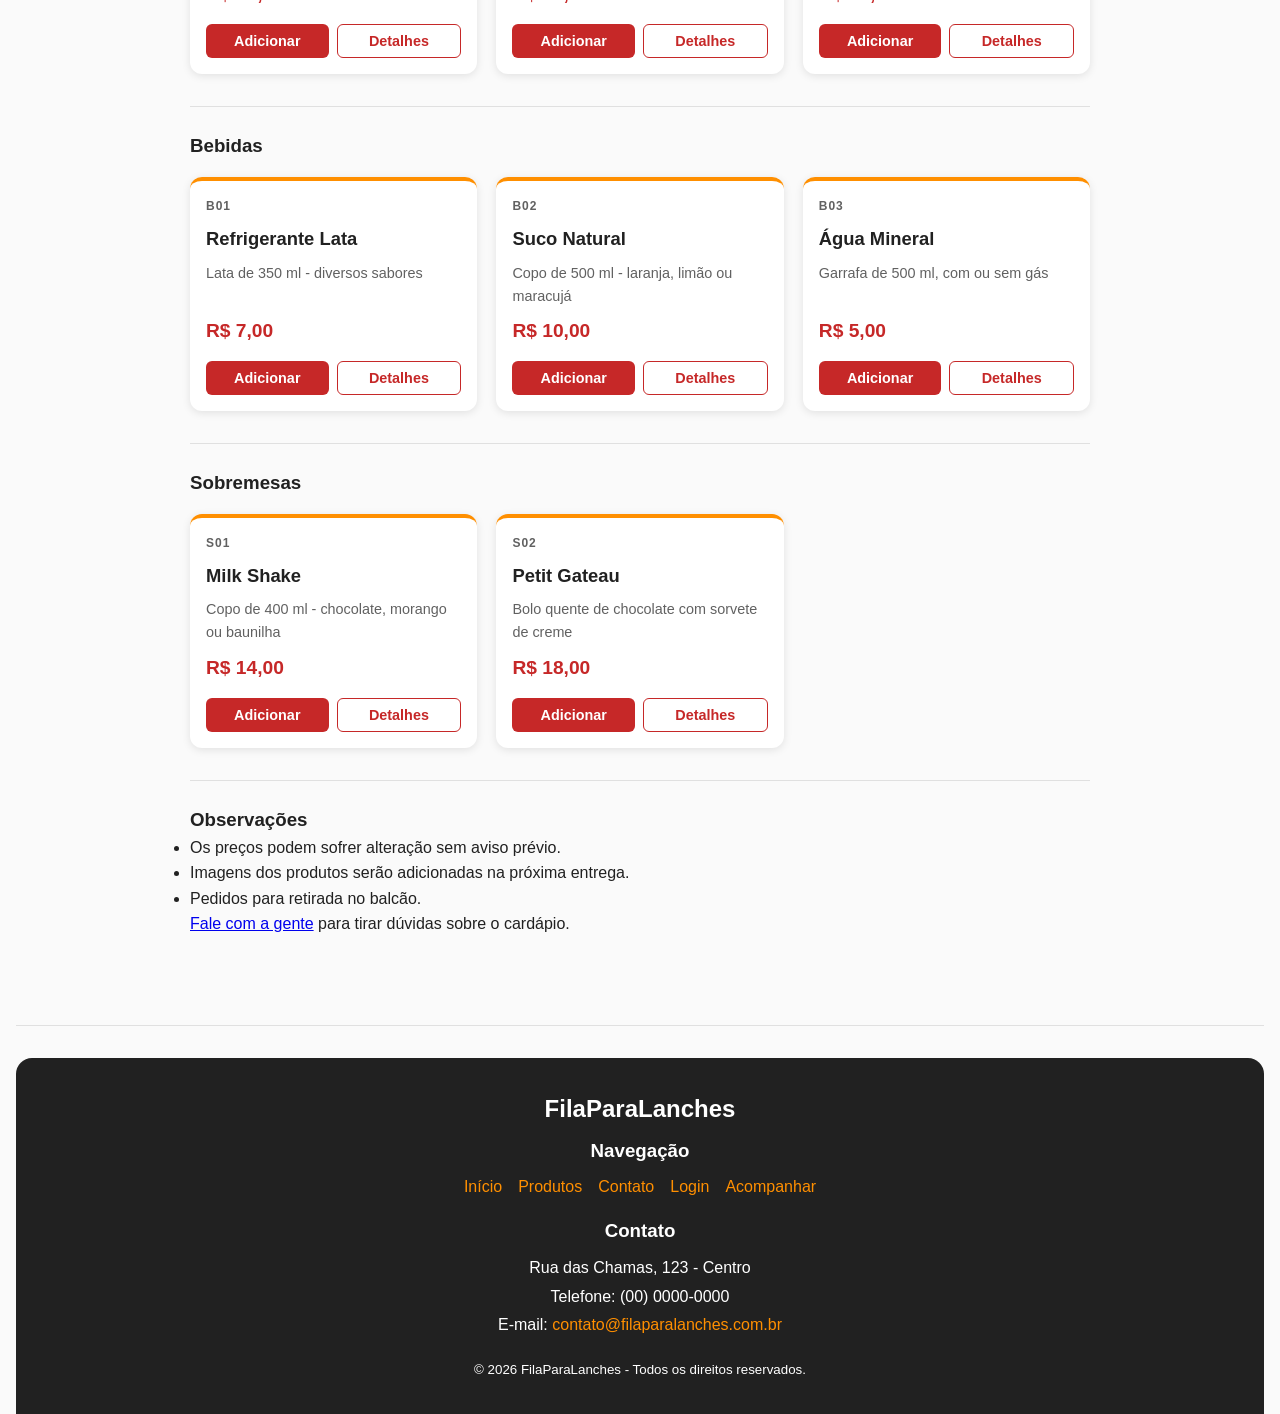
<file: paginas/clientes/produtos/produtos.html>
<!DOCTYPE html>
<html lang="pt-BR">
<head>
    <meta charset="UTF-8">
    <meta name="viewport" content="width=device-width, initial-scale=1.0">
    <meta name="author" content="Equipe FilaParaLanches">
    <meta name="description" content="FilaParaLanches - página de produtos com o cardápio da lanchonete.">
    <meta name="keywords" content="lanches, cardápio, hambúrguer, produtos, preços">
    <title>FilaParaLanches | Produtos</title>

    <!-- CSS global (3 níveis acima) -->
    <link rel="stylesheet" href="../../../css/estilo.css">
    <!-- CSS específico desta página -->
    <link rel="stylesheet" href="produtos.css">

    <!-- Scripts -->
    <script src="../../../js/global.js" defer></script>
    <script src="produtos.js" defer></script>
</head>
<body>

    <!-- ==========================================================
         CABEÇALHO
         ========================================================== -->
    <header>
        <h1>FilaParaLanches</h1>
        <p><em>Seu lanche na hora certa, sem bagunça na fila.</em></p>
    </header>

    <hr>

    <!-- ==========================================================
         MENU DE NAVEGAÇÃO PRINCIPAL
         ========================================================== -->
    <nav>
        <button type="button" class="menu-toggle" id="menu-toggle"
                aria-expanded="false" aria-label="Abrir menu">☰</button>
        <ul id="menu-principal">
            <li><a href="../../../index.html">Início</a></li>
            <li><a href="produtos.html">Produtos</a></li>
            <li><a href="../../contato/contato.html">Contato</a></li>
            <li><a href="../../login/login.html">Login</a></li>
            <li><a href="../../donos/caixa/caixa.html">Caixa</a></li>
            <li><a href="../../donos/cozinha/cozinha.html">Cozinha</a></li>
            <li><a href="../../donos/estoque/estoque.html">Estoque</a></li>
            <li><a href="../acompanhamento/acompanhamento.html">Acompanhar</a></li>
        </ul>
    </nav>

    <hr>

    <!-- ==========================================================
         CONTEÚDO PRINCIPAL
         ========================================================== -->
    <main>

        <section id="titulo-produtos">
            <h2>Nossos produtos</h2>
            <p>
                Confira abaixo o cardápio da FilaParaLanches. Os produtos estão
                organizados por categoria para facilitar a escolha.
            </p>
        </section>

        <hr>

        <!-- ---------- FORMULÁRIO DE BUSCA ---------- -->
        <section id="busca-produtos">
            <h3>Buscar produto</h3>

            <form action="#" method="get" id="form-busca">
                <fieldset>
                    <legend>Filtro do cardápio</legend>

                    <p>
                        <label for="nome-produto">Nome do produto:</label>
                        <input type="search" id="nome-produto" name="nome"
                               placeholder="Ex.: X-Burger" autocomplete="off">
                    </p>

                    <p>
                        <label for="categoria-produto">Categoria:</label>
                        <select id="categoria-produto" name="categoria">
                            <option value="">Todas as categorias</option>
                            <option value="lanches">Lanches</option>
                            <option value="porcoes">Porções</option>
                            <option value="bebidas">Bebidas</option>
                            <option value="sobremesas">Sobremesas</option>
                        </select>
                    </p>

                    <p>
                        <button type="submit">Buscar</button>
                        <button type="reset" id="btn-limpar">Limpar</button>
                    </p>

                    <p id="msg-busca" class="form-msg" aria-live="polite"></p>
                </fieldset>
            </form>
        </section>

        <hr>

        <!-- ---------- CATEGORIA: LANCHES ---------- -->
        <section id="lanches" class="categoria" data-categoria="lanches">
            <h3>Lanches</h3>

            <div class="grade-produtos">
                <!-- Preenchido pelo JS via array de produtos -->
            </div>
        </section>

        <hr>

        <!-- ---------- CATEGORIA: PORÇÕES ---------- -->
        <section id="porcoes" class="categoria" data-categoria="porcoes">
            <h3>Porções</h3>
            <div class="grade-produtos"></div>
        </section>

        <hr>

        <!-- ---------- CATEGORIA: BEBIDAS ---------- -->
        <section id="bebidas" class="categoria" data-categoria="bebidas">
            <h3>Bebidas</h3>
            <div class="grade-produtos"></div>
        </section>

        <hr>

        <!-- ---------- CATEGORIA: SOBREMESAS ---------- -->
        <section id="sobremesas" class="categoria" data-categoria="sobremesas">
            <h3>Sobremesas</h3>
            <div class="grade-produtos"></div>
        </section>

        <hr>

        <!-- ---------- OBSERVAÇÕES ---------- -->
        <section id="observacoes">
            <h3>Observações</h3>
            <ul>
                <li>Os preços podem sofrer alteração sem aviso prévio.</li>
                <li>Imagens dos produtos serão adicionadas na próxima entrega.</li>
                <li>Pedidos para retirada no balcão.</li>
            </ul>
            <p>
                <a href="../../contato/contato.html">Fale com a gente</a>
                para tirar dúvidas sobre o cardápio.
            </p>
        </section>
        

    </main>

    <hr>

    <!-- ==========================================================
         RODAPÉ
         ========================================================== -->
    <footer>
        <h2>FilaParaLanches</h2>

        <h3>Navegação</h3>
        <ul>
            <li><a href="../../../index.html">Início</a></li>
            <li><a href="produtos.html">Produtos</a></li>
            <li><a href="../../contato/contato.html">Contato</a></li>
            <li><a href="../../login/login.html">Login</a></li>
            <li><a href="../../donos/caixa/caixa.html">Caixa</a></li>
            <li><a href="../../donos/cozinha/cozinha.html">Cozinha</a></li>
            <li><a href="../../donos/estoque/estoque.html">Estoque</a></li>
            <li><a href="../acompanhamento/acompanhamento.html">Acompanhar</a></li>
        </ul>

        <h3>Contato</h3>
        <address>
            Rua das Chamas, 123 - Centro<br>
            Telefone: (00) 0000-0000<br>
            E-mail: <a href="mailto:contato@filaparalanches.com.br">contato@filaparalanches.com.br</a>
        </address>

        <p><small>&copy; 2026 FilaParaLanches - Todos os direitos reservados.</small></p>
    </footer>

</body>
</html>
</file>
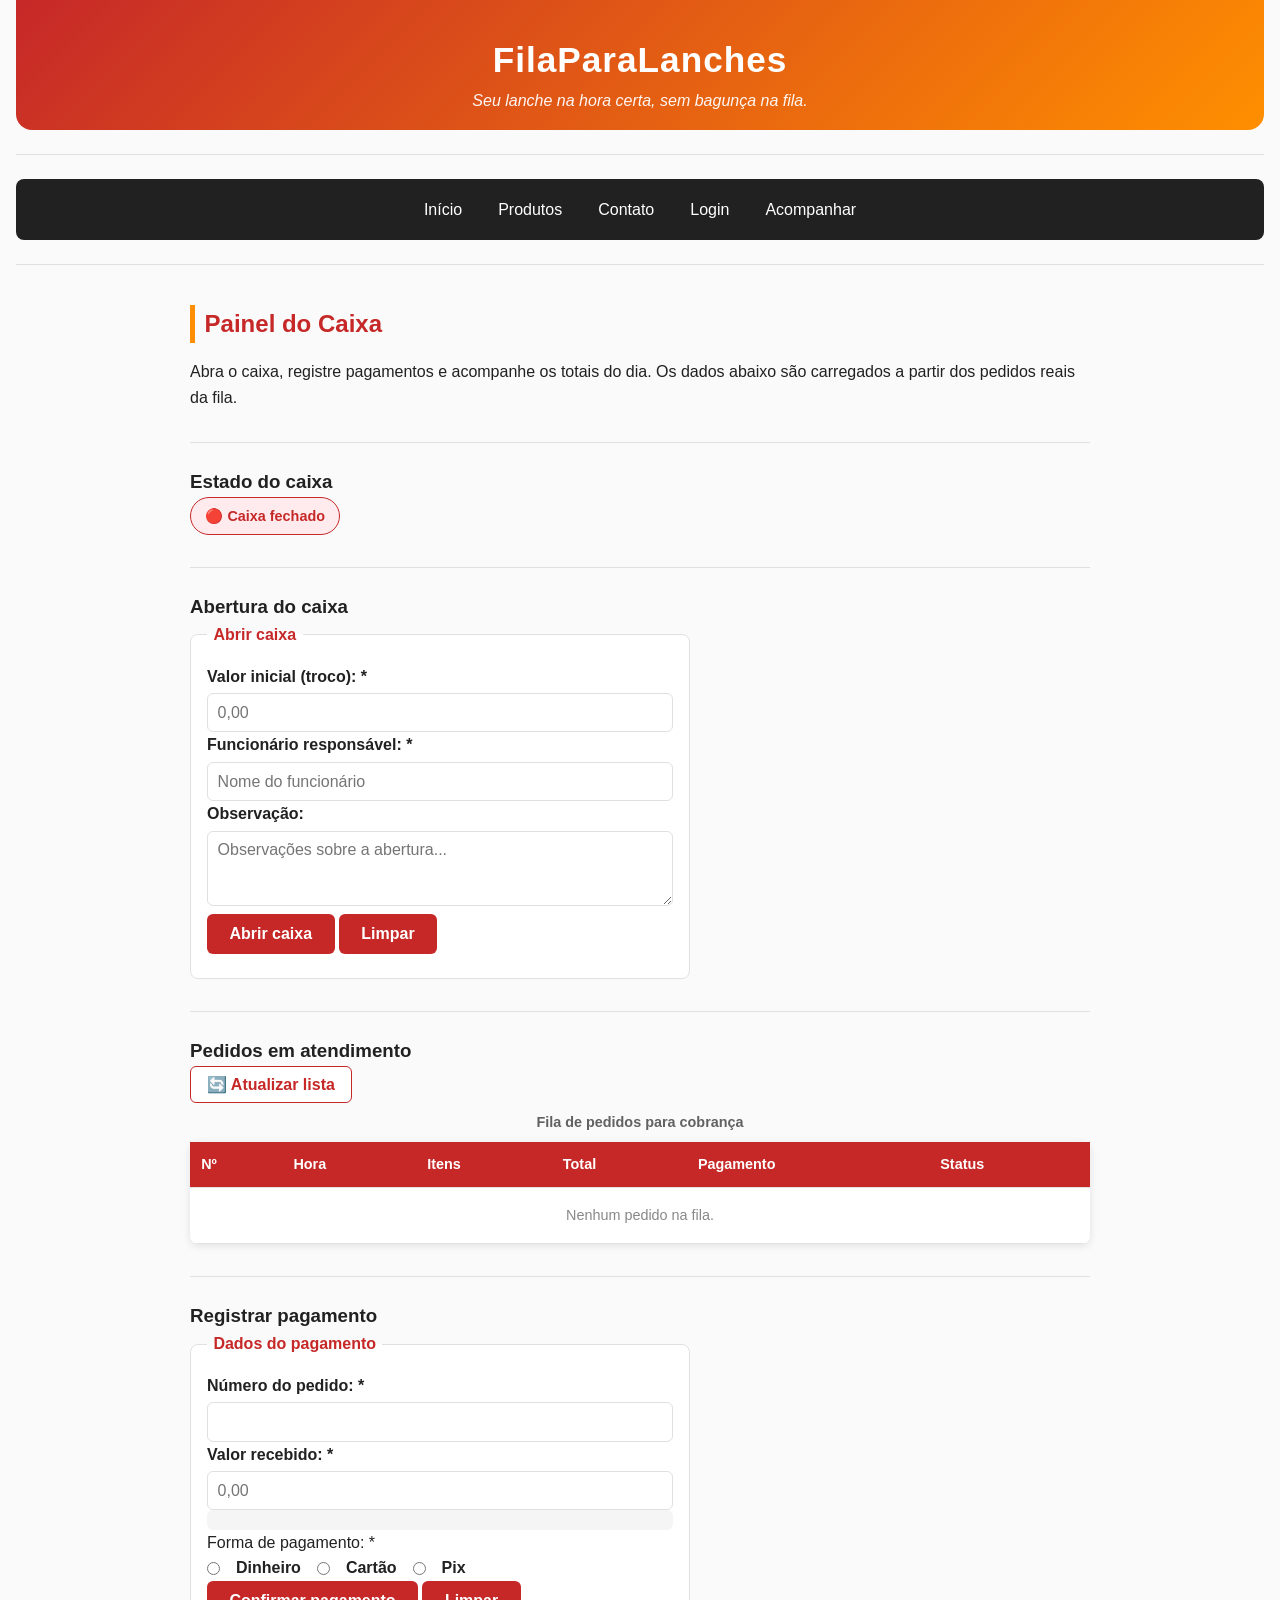
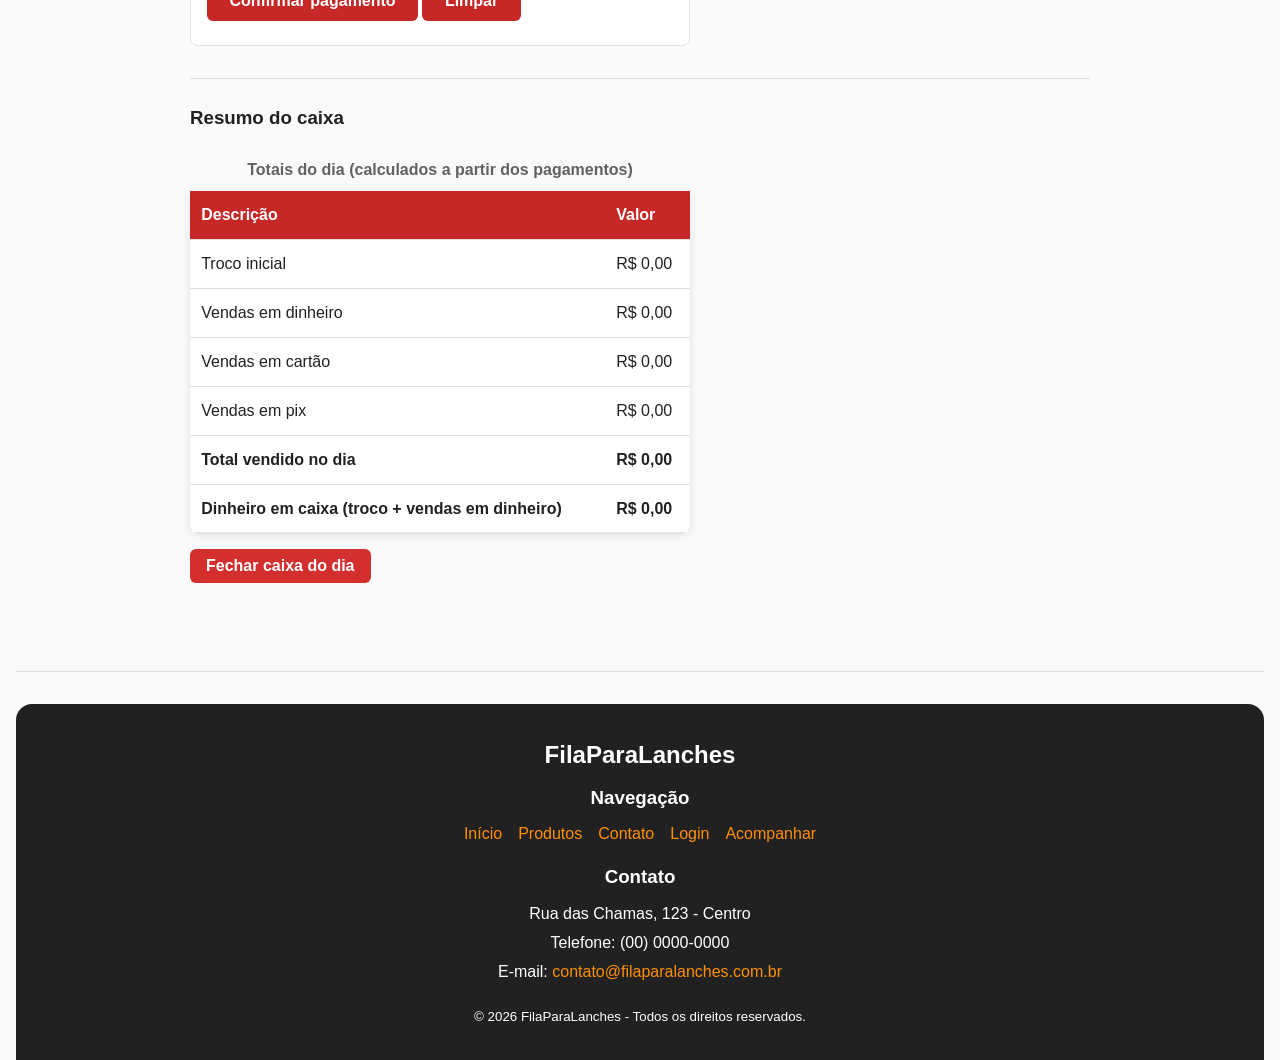
<file: paginas/donos/caixa/caixa.html>
<!DOCTYPE html>
<html lang="pt-BR">

<head>
    <meta charset="UTF-8">
    <meta name="viewport" content="width=device-width, initial-scale=1.0">
    <meta name="author" content="Equipe FilaParaLanches">
    <meta name="description"
        content="FilaParaLanches - painel do caixa com abertura, pedidos em atendimento e fechamento.">
    <meta name="keywords" content="caixa, pagamento, pedidos, dinheiro, cartão, pix">
    <title>FilaParaLanches | Caixa</title>

    <link rel="stylesheet" href="../../../css/estilo.css">
    <link rel="stylesheet" href="caixa.css">

    <script src="../../../js/global.js" defer></script>
    <script src="caixa.js" defer></script>
</head>

<body>

    <header>
        <h1>FilaParaLanches</h1>
        <p><em>Seu lanche na hora certa, sem bagunça na fila.</em></p>
    </header>

    <hr>

    <nav>
        <button type="button" class="menu-toggle" id="menu-toggle" aria-expanded="false"
            aria-label="Abrir menu">☰</button>
        <ul id="menu-principal">
            <li><a href="../../../index.html">Início</a></li>
            <li><a href="../../clientes/produtos/produtos.html">Produtos</a></li>
            <li><a href="../../contato/contato.html">Contato</a></li>
            <li><a href="../../login/login.html">Login</a></li>
            <li><a href="../caixa/caixa.html">Caixa</a></li>
            <li><a href="../cozinha/cozinha.html">Cozinha</a></li>
            <li><a href="../estoque/estoque.html">Estoque</a></li>
            <li><a href="../../clientes/acompanhamento/acompanhamento.html">Acompanhar</a></li>
        </ul>
    </nav>

    <hr>

    <main>

        <section id="titulo-caixa">
            <h2>Painel do Caixa</h2>
            <p>
                Abra o caixa, registre pagamentos e acompanhe os totais do dia.
                Os dados abaixo são carregados a partir dos pedidos reais da fila.
            </p>
        </section>

        <hr>

        <!-- ---------- ESTADO DO CAIXA ---------- -->
        <section id="estado-caixa">
            <h3>Estado do caixa</h3>
            <p id="status-caixa" class="badge badge-fechado">Caixa fechado</p>
        </section>

        <hr>

        <!-- ---------- ABERTURA DO CAIXA ---------- -->
        <section id="abertura-caixa">
            <h3>Abertura do caixa</h3>

            <form action="#" method="post" id="form-abertura" novalidate>
                <fieldset>
                    <legend>Abrir caixa</legend>

                    <p>
                        <label for="valor-inicial">Valor inicial (troco): *</label>
                        <input type="number" id="valor-inicial" name="valor-inicial" min="0" step="0.01"
                            placeholder="0,00" required>
                    </p>

                    <p>
                        <label for="funcionario-caixa">Funcionário responsável: *</label>
                        <input type="text" id="funcionario-caixa" name="funcionario" placeholder="Nome do funcionário"
                            required>
                    </p>

                    <p>
                        <label for="observacao-abertura">Observação:</label>
                        <textarea id="observacao-abertura" name="observacao" rows="3"
                            placeholder="Observações sobre a abertura..."></textarea>
                    </p>

                    <p>
                        <button type="submit">Abrir caixa</button>
                        <button type="reset">Limpar</button>
                    </p>

                    <p id="msg-abertura" class="form-msg" aria-live="polite"></p>
                </fieldset>
            </form>
        </section>

        <hr>

        <!-- ---------- PEDIDOS EM ATENDIMENTO ---------- -->
        <section id="pedidos-caixa">
            <h3>Pedidos em atendimento</h3>

            <p>
                <button type="button" id="btn-atualizar" class="botao-secundario">
                    🔄 Atualizar lista
                </button>
            </p>

            <table>
                <caption>Fila de pedidos para cobrança</caption>
                <thead>
                    <tr>
                        <th scope="col">Nº</th>
                        <th scope="col">Hora</th>
                        <th scope="col">Itens</th>
                        <th scope="col">Total</th>
                        <th scope="col">Pagamento</th>
                        <th scope="col">Status</th>
                    </tr>
                </thead>
                <tbody id="corpo-pedidos">
                    <!-- preenchido pelo JS -->
                </tbody>
            </table>

            <p id="msg-pedidos" class="form-msg" aria-live="polite"></p>
        </section>

        <hr>

        <!-- ---------- REGISTRAR PAGAMENTO ---------- -->
        <section id="pagamento-caixa">
            <h3>Registrar pagamento</h3>

            <form action="#" method="post" id="form-pagamento" novalidate>
                <fieldset>
                    <legend>Dados do pagamento</legend>

                    <p>
                        <label for="nro-pedido-pag">Número do pedido: *</label>
                        <input type="number" id="nro-pedido-pag" name="nro-pedido" min="1" required>
                    </p>

                    <p>
                        <label for="valor-pag">Valor recebido: *</label>
                        <input type="number" id="valor-pag" name="valor" min="0" step="0.01" placeholder="0,00"
                            required>
                    </p>

                    <p id="troco-info" class="troco-info"></p>

                    <p>Forma de pagamento: *</p>

                    <p class="grupo-radio">
                        <input type="radio" id="pag-dinheiro" name="pagamento" value="dinheiro">
                        <label for="pag-dinheiro">Dinheiro</label>

                        <input type="radio" id="pag-cartao" name="pagamento" value="cartao">
                        <label for="pag-cartao">Cartão</label>

                        <input type="radio" id="pag-pix" name="pagamento" value="pix">
                        <label for="pag-pix">Pix</label>
                    </p>

                    <p>
                        <button type="submit">Confirmar pagamento</button>
                        <button type="reset" id="btn-limpar-pag">Limpar</button>
                    </p>

                    <p id="msg-pagamento" class="form-msg" aria-live="polite"></p>
                </fieldset>
            </form>
        </section>

        <hr>

        <!-- ---------- RESUMO E FECHAMENTO ---------- -->
        <section id="fechamento-caixa">
            <h3>Resumo do caixa</h3>

            <table>
                <caption>Totais do dia (calculados a partir dos pagamentos)</caption>
                <thead>
                    <tr>
                        <th scope="col">Descrição</th>
                        <th scope="col">Valor</th>
                    </tr>
                </thead>
                <tbody id="corpo-resumo-caixa">
                    <!-- preenchido por JS -->
                </tbody>
            </table>

            <p>
                <button type="button" id="btn-fechar-caixa" class="botao-perigo">
                    Fechar caixa do dia
                </button>
            </p>
            <p id="msg-fechamento" class="form-msg" aria-live="polite"></p>
        </section>

    </main>

    <hr>

    <footer>
        <h2>FilaParaLanches</h2>

        <h3>Navegação</h3>
        <ul>
            <li><a href="../../../index.html">Início</a></li>
            <li><a href="../../clientes/produtos/produtos.html">Produtos</a></li>
            <li><a href="../../contato/contato.html">Contato</a></li>
            <li><a href="../../login/login.html">Login</a></li>
            <li><a href="../caixa/caixa.html">Caixa</a></li>
            <li><a href="../cozinha/cozinha.html">Cozinha</a></li>
            <li><a href="../estoque/estoque.html">Estoque</a></li>
            <li><a href="../../clientes/acompanhamento/acompanhamento.html">Acompanhar</a></li>
        </ul>

        <h3>Contato</h3>
        <address>
            Rua das Chamas, 123 - Centro<br>
            Telefone: (00) 0000-0000<br>
            E-mail: <a href="mailto:contato@filaparalanches.com.br">contato@filaparalanches.com.br</a>
        </address>

        <p><small>&copy; 2026 FilaParaLanches - Todos os direitos reservados.</small></p>
    </footer>

</body>

</html>
</file>
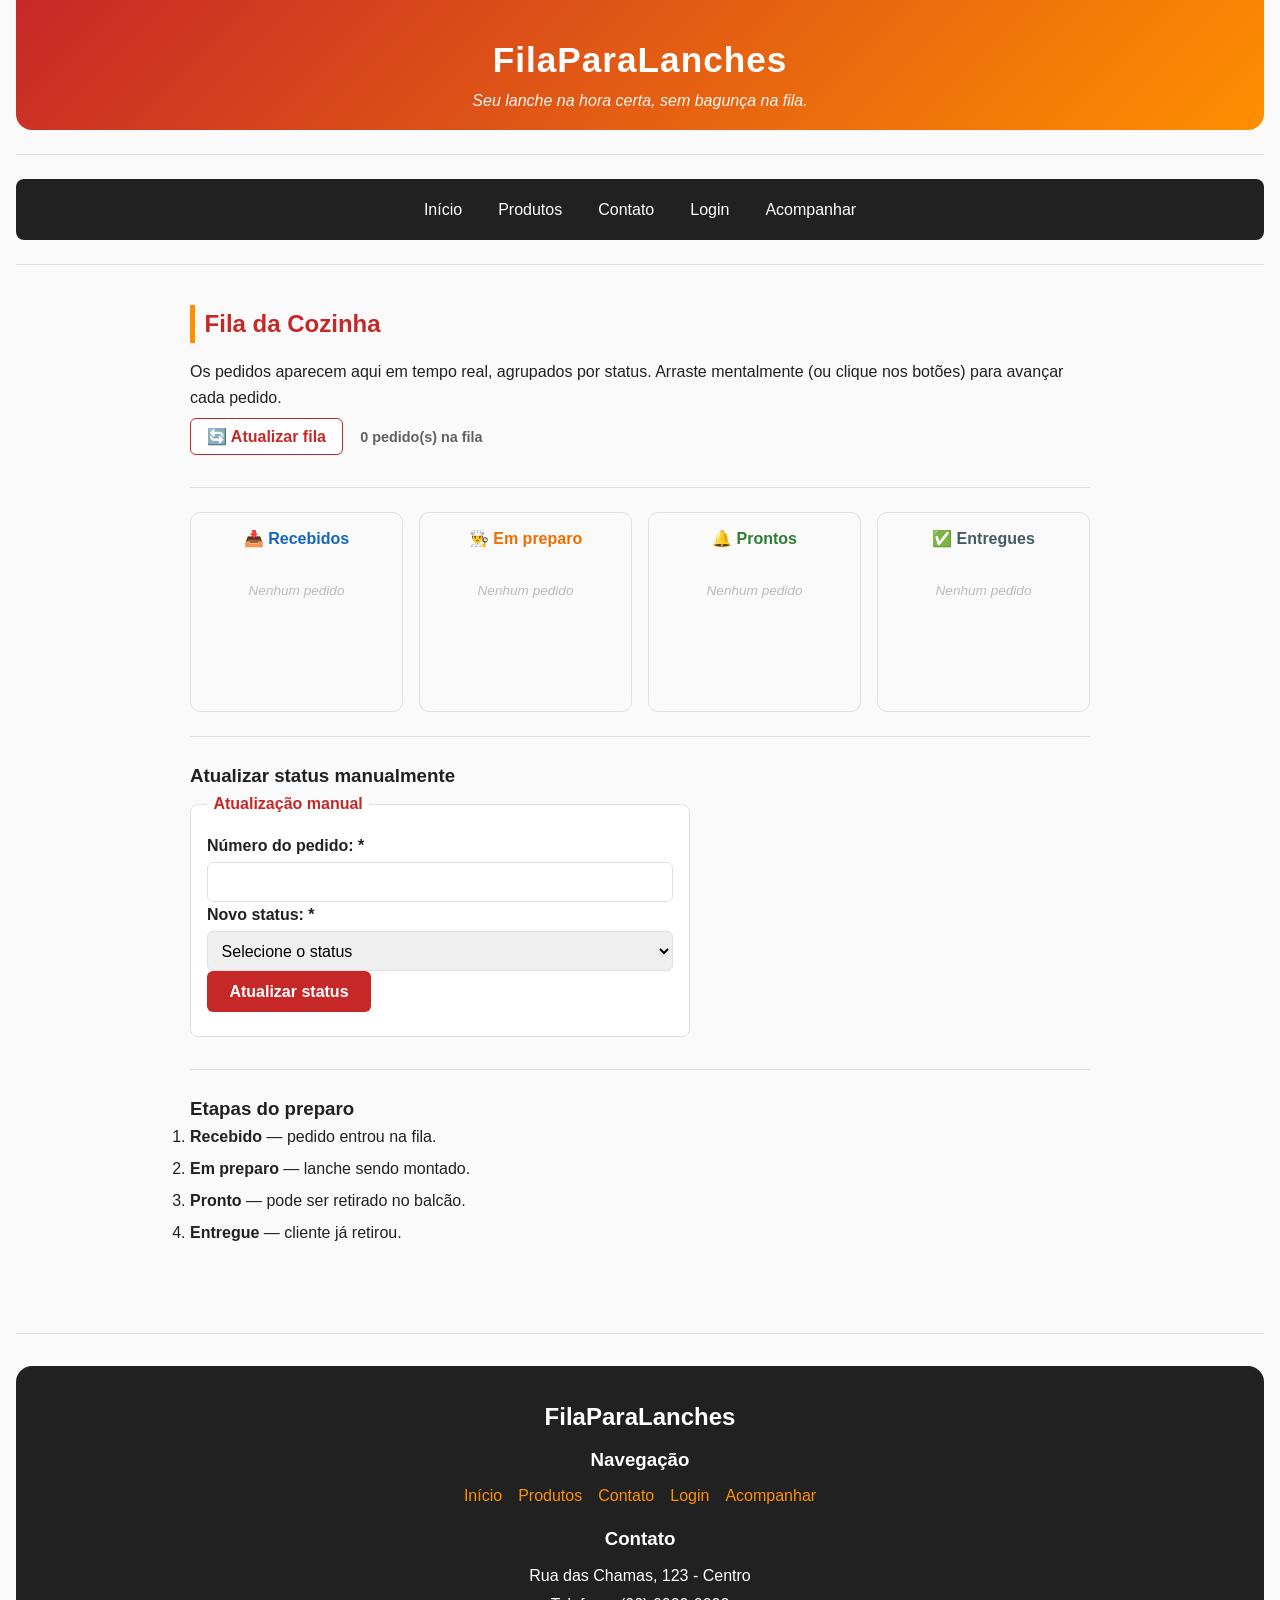
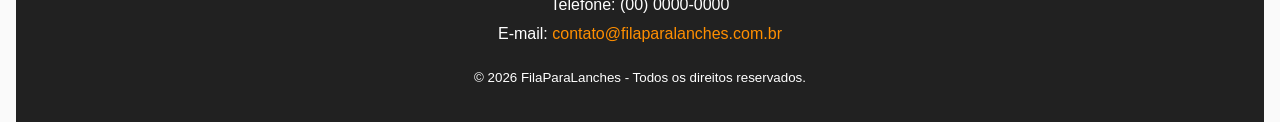
<file: paginas/donos/cozinha/cozinha.html>
<!DOCTYPE html>
<html lang="pt-BR">
<head>
    <meta charset="UTF-8">
    <meta name="viewport" content="width=device-width, initial-scale=1.0">
    <meta name="author" content="Equipe FilaParaLanches">
    <meta name="description" content="FilaParaLanches - fila da cozinha com o controle de preparo dos pedidos.">
    <meta name="keywords" content="cozinha, fila, pedidos, preparo, status">
    <title>FilaParaLanches | Cozinha</title>

    <link rel="stylesheet" href="../../../css/estilo.css">
    <link rel="stylesheet" href="cozinha.css">

    <script src="../../../js/global.js" defer></script>
    <script src="cozinha.js" defer></script>
</head>
<body>

    <header>
        <h1>FilaParaLanches</h1>
        <p><em>Seu lanche na hora certa, sem bagunça na fila.</em></p>
    </header>

    <hr>

    <nav>
        <button type="button" class="menu-toggle" id="menu-toggle"
                aria-expanded="false" aria-label="Abrir menu">☰</button>
        <ul id="menu-principal">
            <li><a href="../../../index.html">Início</a></li>
            <li><a href="../../clientes/produtos/produtos.html">Produtos</a></li>
            <li><a href="../../contato/contato.html">Contato</a></li>
            <li><a href="../../login/login.html">Login</a></li>
            <li><a href="../caixa/caixa.html">Caixa</a></li>
            <li><a href="../cozinha/cozinha.html">Cozinha</a></li>
            <li><a href="../estoque/estoque.html">Estoque</a></li>
            <li><a href="../../clientes/acompanhamento/acompanhamento.html">Acompanhar</a></li>
        </ul>
    </nav>

    <hr>

    <main>

        <section id="titulo-cozinha">
            <h2>Fila da Cozinha</h2>
            <p>
                Os pedidos aparecem aqui em tempo real, agrupados por status.
                Arraste mentalmente (ou clique nos botões) para avançar cada pedido.
            </p>
            <p>
                <button type="button" id="btn-atualizar" class="botao-secundario">
                    🔄 Atualizar fila
                </button>
                <span id="contador-fila" class="contador-fila"></span>
            </p>
        </section>

        <hr>

        <!-- ---------- KANBAN DE PEDIDOS ---------- -->
        <section id="kanban" class="kanban">

            <div class="coluna" data-status="recebido">
                <h3>📥 Recebidos</h3>
                <div class="cartoes" id="col-recebido"></div>
            </div>

            <div class="coluna" data-status="preparo">
                <h3>👨‍🍳 Em preparo</h3>
                <div class="cartoes" id="col-preparo"></div>
            </div>

            <div class="coluna" data-status="pronto">
                <h3>🔔 Prontos</h3>
                <div class="cartoes" id="col-pronto"></div>
            </div>

            <div class="coluna" data-status="entregue">
                <h3>✅ Entregues</h3>
                <div class="cartoes" id="col-entregue"></div>
            </div>

        </section>

        <hr>

        <!-- ---------- ATUALIZAR STATUS MANUAL ---------- -->
        <section id="atualizar-status">
            <h3>Atualizar status manualmente</h3>

            <form action="#" method="post" id="form-status" novalidate>
                <fieldset>
                    <legend>Atualização manual</legend>

                    <p>
                        <label for="nro-pedido-coz">Número do pedido: *</label>
                        <input type="number" id="nro-pedido-coz" name="nro-pedido"
                               min="1" required>
                    </p>

                    <p>
                        <label for="novo-status">Novo status: *</label>
                        <select id="novo-status" name="status" required>
                            <option value="">Selecione o status</option>
                            <option value="recebido">Recebido</option>
                            <option value="preparo">Em preparo</option>
                            <option value="pronto">Pronto</option>
                            <option value="entregue">Entregue</option>
                        </select>
                    </p>

                    <p>
                        <button type="submit">Atualizar status</button>
                    </p>

                    <p id="msg-status" class="form-msg" aria-live="polite"></p>
                </fieldset>
            </form>
        </section>

        <hr>

        <!-- ---------- ETAPAS ---------- -->
        <section id="etapas">
            <h3>Etapas do preparo</h3>
            <ol class="etapas-legenda">
                <li><strong>Recebido</strong> — pedido entrou na fila.</li>
                <li><strong>Em preparo</strong> — lanche sendo montado.</li>
                <li><strong>Pronto</strong> — pode ser retirado no balcão.</li>
                <li><strong>Entregue</strong> — cliente já retirou.</li>
            </ol>
        </section>

    </main>

    <hr>

    <footer>
        <h2>FilaParaLanches</h2>

        <h3>Navegação</h3>
        <ul>
            <li><a href="../../../index.html">Início</a></li>
            <li><a href="../../clientes/produtos/produtos.html">Produtos</a></li>
            <li><a href="../../contato/contato.html">Contato</a></li>
            <li><a href="../../login/login.html">Login</a></li>
            <li><a href="../caixa/caixa.html">Caixa</a></li>
            <li><a href="../cozinha/cozinha.html">Cozinha</a></li>
            <li><a href="../estoque/estoque.html">Estoque</a></li>
            <li><a href="../../clientes/acompanhamento/acompanhamento.html">Acompanhar</a></li>
        </ul>

        <h3>Contato</h3>
        <address>
            Rua das Chamas, 123 - Centro<br>
            Telefone: (00) 0000-0000<br>
            E-mail: <a href="mailto:contato@filaparalanches.com.br">contato@filaparalanches.com.br</a>
        </address>

        <p><small>&copy; 2026 FilaParaLanches - Todos os direitos reservados.</small></p>
    </footer>

</body>
</html>
</file>
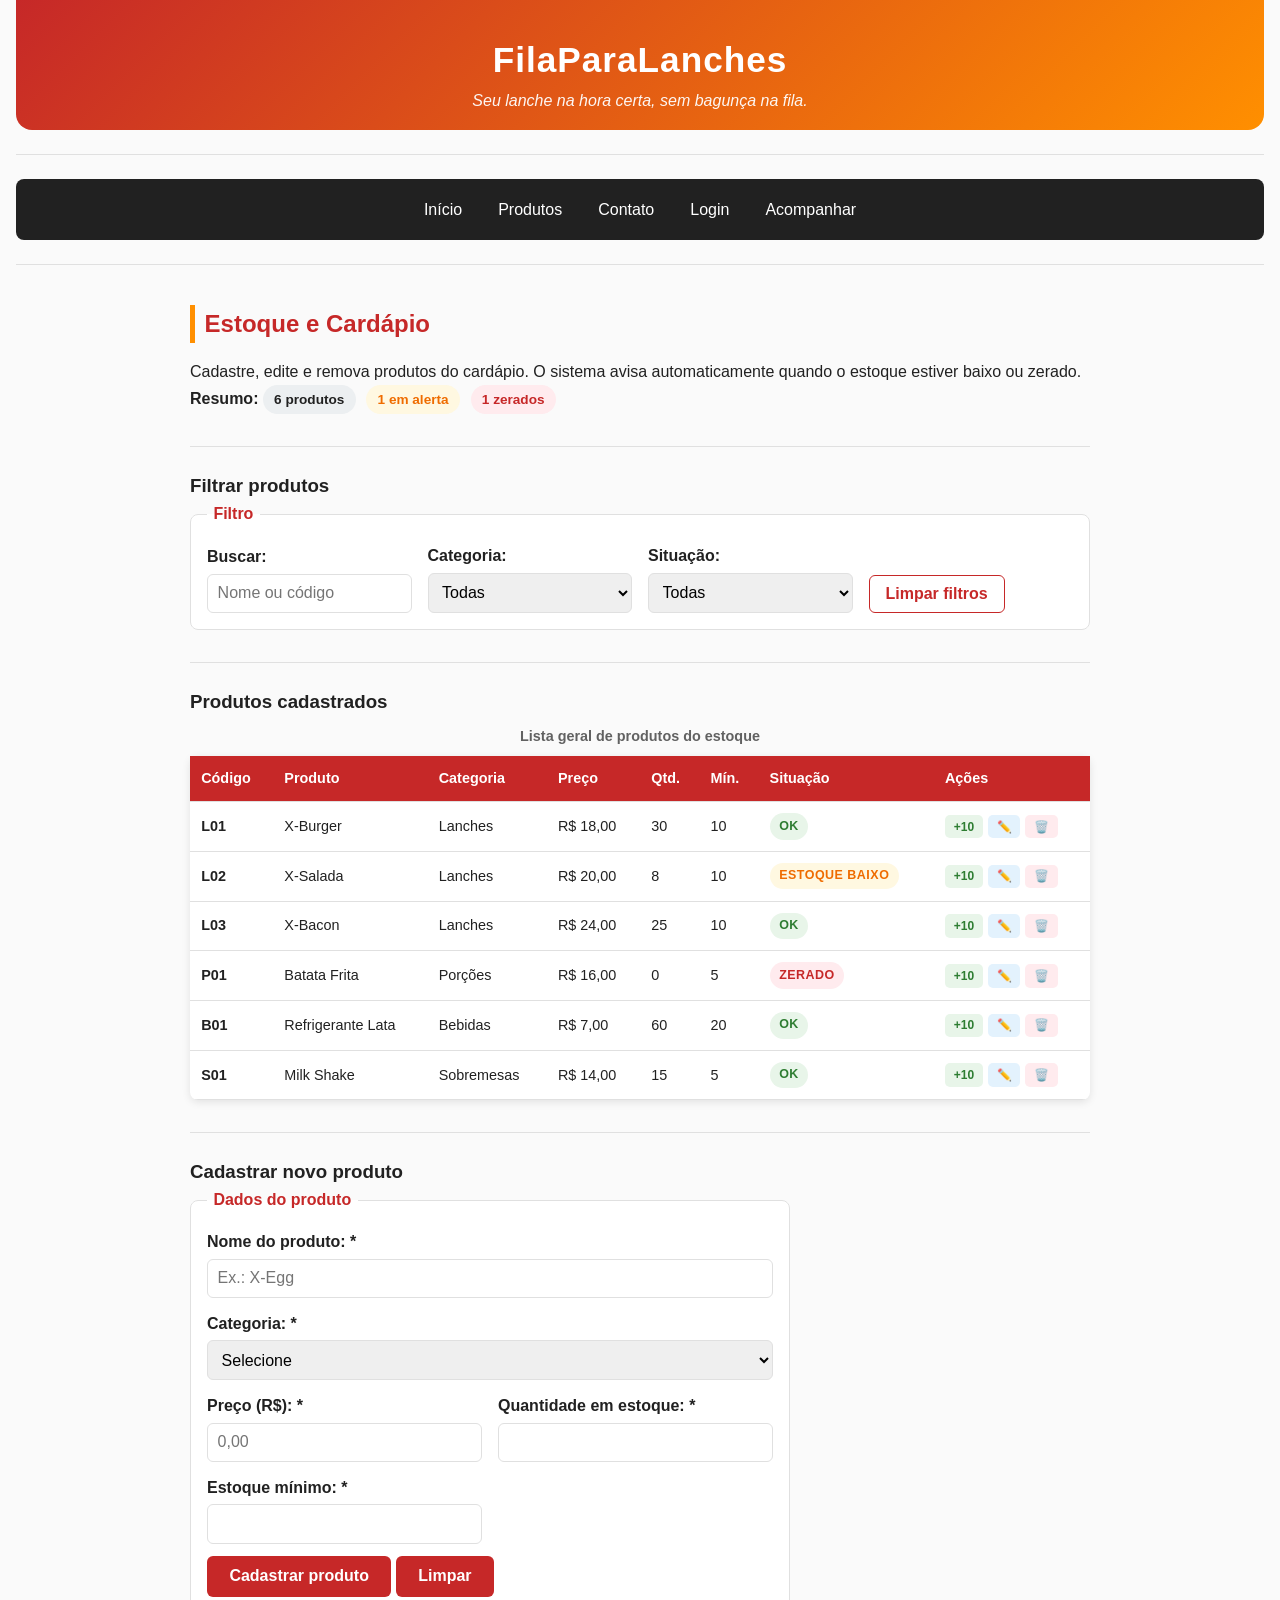
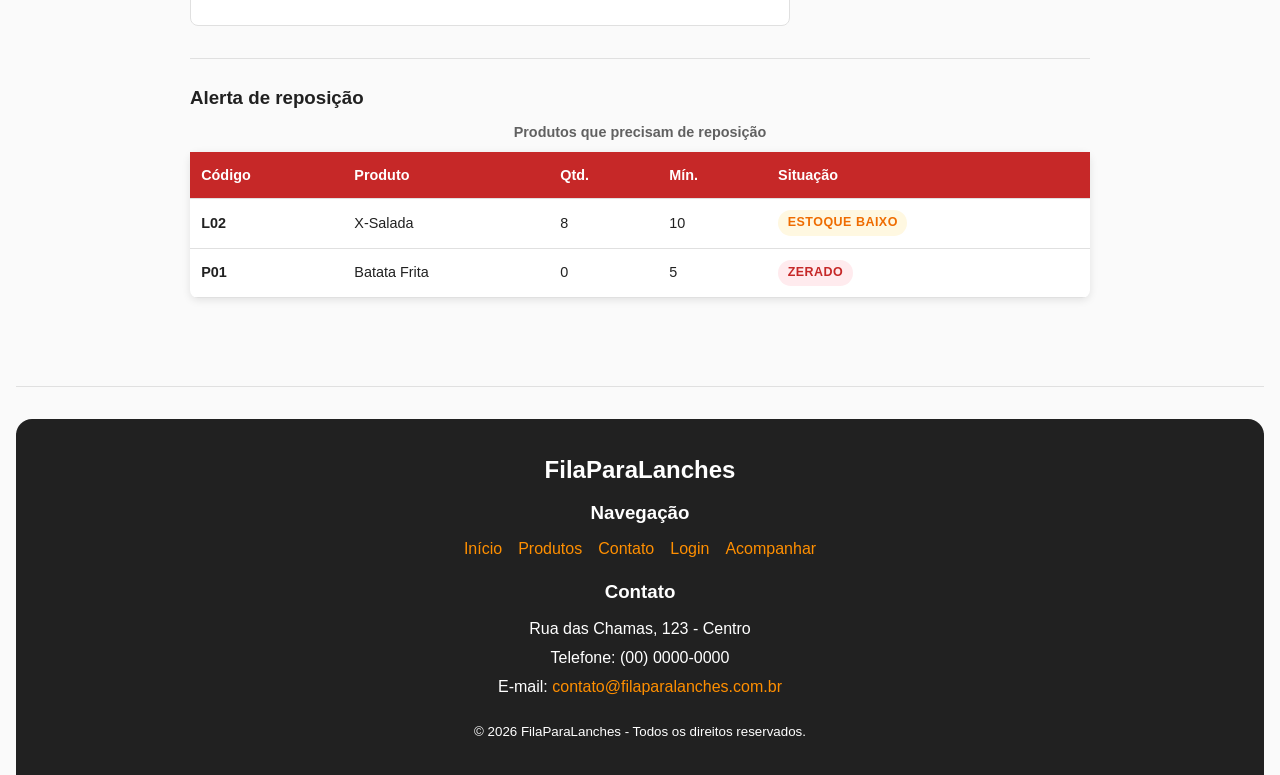
<file: paginas/donos/estoque/estoque.html>
<!DOCTYPE html>
<html lang="pt-BR">
<head>
    <meta charset="UTF-8">
    <meta name="viewport" content="width=device-width, initial-scale=1.0">
    <meta name="author" content="Equipe FilaParaLanches">
    <meta name="description" content="FilaParaLanches - controle de estoque e cardápio de produtos.">
    <meta name="keywords" content="estoque, produtos, cardápio, quantidade, estoque baixo">
    <title>FilaParaLanches | Estoque</title>

    <link rel="stylesheet" href="../../../css/estilo.css">
    <link rel="stylesheet" href="estoque.css">

    <script src="../../../js/global.js" defer></script>
    <script src="estoque.js" defer></script>
</head>
<body>

    <header>
        <h1>FilaParaLanches</h1>
        <p><em>Seu lanche na hora certa, sem bagunça na fila.</em></p>
    </header>

    <hr>

    <nav>
        <button type="button" class="menu-toggle" id="menu-toggle"
                aria-expanded="false" aria-label="Abrir menu">☰</button>
        <ul id="menu-principal">
            <li><a href="../../../index.html">Início</a></li>
            <li><a href="../../clientes/produtos/produtos.html">Produtos</a></li>
            <li><a href="../../contato/contato.html">Contato</a></li>
            <li><a href="../../login/login.html">Login</a></li>
            <li><a href="../caixa/caixa.html">Caixa</a></li>
            <li><a href="../cozinha/cozinha.html">Cozinha</a></li>
            <li><a href="../estoque/estoque.html">Estoque</a></li>
            <li><a href="../../clientes/acompanhamento/acompanhamento.html">Acompanhar</a></li>
        </ul>
    </nav>

    <hr>

    <main>

        <section id="titulo-estoque">
            <h2>Estoque e Cardápio</h2>
            <p>
                Cadastre, edite e remova produtos do cardápio. O sistema avisa
                automaticamente quando o estoque estiver baixo ou zerado.
            </p>

            <p>
                <strong>Resumo:</strong>
                <span id="resumo-total" class="resumo-chip">0 produtos</span>
                <span id="resumo-baixo" class="resumo-chip chip-alerta">0 em alerta</span>
                <span id="resumo-zerado" class="resumo-chip chip-erro">0 zerados</span>
            </p>
        </section>

        <hr>

        <!-- ---------- FILTROS ---------- -->
        <section id="filtros-estoque">
            <h3>Filtrar produtos</h3>

            <form action="#" method="get" id="form-filtro" novalidate>
                <fieldset>
                    <legend>Filtro</legend>

                    <p>
                        <label for="busca-estoque">Buscar:</label>
                        <input type="search" id="busca-estoque"
                               placeholder="Nome ou código" autocomplete="off">
                    </p>

                    <p>
                        <label for="filtro-categoria">Categoria:</label>
                        <select id="filtro-categoria">
                            <option value="">Todas</option>
                            <option value="lanches">Lanches</option>
                            <option value="porcoes">Porções</option>
                            <option value="bebidas">Bebidas</option>
                            <option value="sobremesas">Sobremesas</option>
                        </select>
                    </p>

                    <p>
                        <label for="filtro-situacao">Situação:</label>
                        <select id="filtro-situacao">
                            <option value="">Todas</option>
                            <option value="ok">OK</option>
                            <option value="baixo">Estoque baixo</option>
                            <option value="zerado">Zerado</option>
                        </select>
                    </p>

                    <p>
                        <button type="button" id="btn-limpar-filtro"
                                class="botao-secundario">Limpar filtros</button>
                    </p>
                </fieldset>
            </form>
        </section>

        <hr>

        <!-- ---------- LISTAGEM ---------- -->
        <section id="lista-produtos">
            <h3>Produtos cadastrados</h3>

            <table>
                <caption>Lista geral de produtos do estoque</caption>
                <thead>
                    <tr>
                        <th scope="col">Código</th>
                        <th scope="col">Produto</th>
                        <th scope="col">Categoria</th>
                        <th scope="col">Preço</th>
                        <th scope="col">Qtd.</th>
                        <th scope="col">Mín.</th>
                        <th scope="col">Situação</th>
                        <th scope="col">Ações</th>
                    </tr>
                </thead>
                <tbody id="corpo-estoque">
                    <!-- preenchido por JS -->
                </tbody>
            </table>

            <p id="msg-estoque" class="form-msg" aria-live="polite"></p>
        </section>

        <hr>

        <!-- ---------- CADASTRO / EDIÇÃO ---------- -->
        <section id="cadastro-produto">
            <h3 id="titulo-form-estoque">Cadastrar novo produto</h3>

            <form action="#" method="post" id="form-produto" novalidate>
                <fieldset>
                    <legend id="legend-form-estoque">Dados do produto</legend>

                    <input type="hidden" id="codigo-edicao" value="">

                    <p>
                        <label for="nome-produto-est">Nome do produto: *</label>
                        <input type="text" id="nome-produto-est" name="nome"
                               placeholder="Ex.: X-Egg" maxlength="40" required>
                    </p>

                    <p>
                        <label for="categoria-produto-est">Categoria: *</label>
                        <select id="categoria-produto-est" name="categoria" required>
                            <option value="">Selecione</option>
                            <option value="lanches">Lanches</option>
                            <option value="porcoes">Porções</option>
                            <option value="bebidas">Bebidas</option>
                            <option value="sobremesas">Sobremesas</option>
                        </select>
                    </p>

                    <p>
                        <label for="preco-produto-est">Preço (R$): *</label>
                        <input type="number" id="preco-produto-est" name="preco"
                               min="0" step="0.01" placeholder="0,00" required>
                    </p>

                    <p>
                        <label for="quantidade-produto-est">Quantidade em estoque: *</label>
                        <input type="number" id="quantidade-produto-est" name="quantidade"
                               min="0" required>
                    </p>

                    <p>
                        <label for="estoque-minimo-est">Estoque mínimo: *</label>
                        <input type="number" id="estoque-minimo-est" name="estoque-minimo"
                               min="0" required>
                    </p>

                    <p>
                        <button type="submit" id="btn-salvar-produto">Cadastrar produto</button>
                        <button type="button" id="btn-cancelar-edicao"
                                class="botao-secundario" hidden>Cancelar edição</button>
                        <button type="reset">Limpar</button>
                    </p>

                    <p id="msg-form-produto" class="form-msg" aria-live="polite"></p>
                </fieldset>
            </form>
        </section>

        <hr>

        <!-- ---------- ALERTA DE REPOSIÇÃO ---------- -->
        <section id="estoque-baixo">
            <h3>Alerta de reposição</h3>

            <table>
                <caption>Produtos que precisam de reposição</caption>
                <thead>
                    <tr>
                        <th scope="col">Código</th>
                        <th scope="col">Produto</th>
                        <th scope="col">Qtd.</th>
                        <th scope="col">Mín.</th>
                        <th scope="col">Situação</th>
                    </tr>
                </thead>
                <tbody id="corpo-alerta">
                    <!-- preenchido por JS -->
                </tbody>
            </table>
        </section>

    </main>

    <hr>

    <footer>
        <h2>FilaParaLanches</h2>

        <h3>Navegação</h3>
        <ul>
            <li><a href="../../../index.html">Início</a></li>
            <li><a href="../../clientes/produtos/produtos.html">Produtos</a></li>
            <li><a href="../../contato/contato.html">Contato</a></li>
            <li><a href="../../login/login.html">Login</a></li>
            <li><a href="../caixa/caixa.html">Caixa</a></li>
            <li><a href="../cozinha/cozinha.html">Cozinha</a></li>
            <li><a href="../estoque/estoque.html">Estoque</a></li>
            <li><a href="../../clientes/acompanhamento/acompanhamento.html">Acompanhar</a></li>
        </ul>

        <h3>Contato</h3>
        <address>
            Rua das Chamas, 123 - Centro<br>
            Telefone: (00) 0000-0000<br>
            E-mail: <a href="mailto:contato@filaparalanches.com.br">contato@filaparalanches.com.br</a>
        </address>

        <p><small>&copy; 2026 FilaParaLanches - Todos os direitos reservados.</small></p>
    </footer>

</body>
</html>
</file>
<file: css/estilo.css>
/* ============ RESET E BASE ============ */
* {
  margin: 0;
  padding: 0;
  box-sizing: border-box;
}

:root {
  --cor-primaria: #c62828;
  --cor-secundaria: #ff8f00;
  --cor-escura: #212121;
  --cor-clara: #fafafa;
  --cor-cinza: #616161;
  --cor-borda: #e0e0e0;
  --sombra: 0 2px 8px rgba(0, 0, 0, 0.1);
}

body {
  font-family: 'Segoe UI', Tahoma, Arial, sans-serif;
  background-color: var(--cor-clara);
  color: var(--cor-escura);
  line-height: 1.6;
  padding: 0 1rem;
}

/* ============ CABEÇALHO ============ */
header {
  text-align: center;
  padding: 2rem 1rem 1rem;
  background: linear-gradient(135deg, var(--cor-primaria), var(--cor-secundaria));
  color: #fff;
  border-radius: 0 0 16px 16px;
  margin-bottom: 1rem;
}

header h1 {
  font-size: 2.2rem;
  letter-spacing: 1px;
}

header p {
  font-style: italic;
  opacity: 0.95;
}

/* ============ MENU ============ */
nav {
  position: relative;
  background-color: var(--cor-escura);
  border-radius: 8px;
  margin-bottom: 1rem;
}

nav ul {
  list-style: none;
  display: flex;
  flex-wrap: wrap;
  justify-content: center;
  gap: 0.25rem;
  padding: 0.5rem;
}

nav a {
  display: block;
  color: #fff;
  text-decoration: none;
  padding: 0.6rem 1rem;
  border-radius: 6px;
  transition: background 0.2s;
}

nav a:hover,
nav a:focus {
  background-color: var(--cor-primaria);
  outline: none;
}

/* Botão hamburguer (escondido no desktop) */
.menu-toggle {
  display: none;
  background: none;
  border: none;
  color: #fff;
  font-size: 1.6rem;
  padding: 0.5rem 1rem;
  cursor: pointer;
}

/* ============ CONTEÚDO ============ */
main {
  max-width: 900px;
  margin: 0 auto;
  padding: 1rem 0 2rem;
}

section {
  margin-bottom: 2rem;
}

section h2 {
  color: var(--cor-primaria);
  border-left: 5px solid var(--cor-secundaria);
  padding-left: 0.6rem;
  margin-bottom: 1rem;
}

hr {
  border: none;
  border-top: 1px solid var(--cor-borda);
  margin: 1.5rem 0;
}

/* ============ TABELAS ============ */
table {
  width: 100%;
  border-collapse: collapse;
  background: #fff;
  box-shadow: var(--sombra);
  border-radius: 8px;
  overflow: hidden;
}

caption {
  caption-side: top;
  font-weight: bold;
  padding: 0.5rem;
  color: var(--cor-cinza);
}

th, td {
  padding: 0.7rem;
  text-align: left;
  border-bottom: 1px solid var(--cor-borda);
}

thead th {
  background-color: var(--cor-primaria);
  color: #fff;
}

tbody tr:hover {
  background-color: #fff3e0;
}

/* ============ FORMULÁRIOS ============ */
fieldset {
  border: 1px solid var(--cor-borda);
  border-radius: 8px;
  padding: 1rem;
  background: #fff;
}

legend {
  font-weight: bold;
  color: var(--cor-primaria);
  padding: 0 0.4rem;
}

label {
  font-weight: 600;
}

input, select, textarea, button {
  font-family: inherit;
  font-size: 1rem;
}

input, select, textarea {
  width: 100%;
  padding: 0.6rem;
  border: 1px solid var(--cor-borda);
  border-radius: 6px;
  margin-top: 0.25rem;
}

input:focus, select:focus, textarea:focus {
  border-color: var(--cor-primaria);
  outline: 2px solid rgba(198, 40, 40, 0.2);
}

/* Validação visual */
input.invalido, select.invalido, textarea.invalido {
  border-color: #d32f2f;
  background: #ffebee;
}

input.valido, select.valido, textarea.valido {
  border-color: #388e3c;
  background: #e8f5e9;
}

.form-msg {
  margin-top: 0.5rem;
  font-weight: 600;
}

.form-msg.erro { color: #d32f2f; }
.form-msg.sucesso { color: #388e3c; }

/* ============ BOTÕES ============ */
button, .botao {
  background-color: var(--cor-primaria);
  color: #fff;
  border: none;
  padding: 0.7rem 1.4rem;
  border-radius: 6px;
  cursor: pointer;
  font-weight: 600;
  transition: background 0.2s, transform 0.1s;
}

button:hover, .botao:hover {
  background-color: #8e0000;
}

button:active {
  transform: scale(0.97);
}

/* ============ RODAPÉ ============ */
footer {
  text-align: center;
  padding: 2rem 1rem;
  background-color: var(--cor-escura);
  color: #fff;
  border-radius: 16px 16px 0 0;
  margin-top: 2rem;
}

footer h2, footer h3 {
  margin-bottom: 0.5rem;
}

footer ul {
  list-style: none;
  display: flex;
  flex-wrap: wrap;
  justify-content: center;
  gap: 0.5rem 1rem;
  margin-bottom: 1rem;
}

footer a {
  color: var(--cor-secundaria);
  text-decoration: none;
}

footer a:hover {
  text-decoration: underline;
}

footer address {
  font-style: normal;
  margin-bottom: 1rem;
  line-height: 1.8;
}

/* ============ RESPONSIVO ============ */
@media (max-width: 768px) {
  .menu-toggle {
    display: block;
  }

  nav ul {
    display: none;
    flex-direction: column;
    gap: 0;
  }

  nav ul.aberto {
    display: flex;
  }

  nav ul li {
    width: 100%;
  }

  nav a {
    text-align: center;
  }

  header h1 {
    font-size: 1.6rem;
  }

  table {
    font-size: 0.9rem;
  }
}

.indicador-sessao {
  margin-top: 0.6rem;
  font-size: 0.9rem;
  background: rgba(255, 255, 255, 0.15);
  padding: 0.3rem 0.8rem;
  border-radius: 20px;
  display: inline-block;
}

.indicador-sessao a {
  color: #fff;
  text-decoration: underline;
  font-weight: 700;
}

/* Indicador de sessão no cabeçalho */
.indicador-sessao {
  margin-top: 0.6rem;
  font-size: 0.9rem;
  background: rgba(255, 255, 255, 0.18);
  padding: 0.35rem 0.9rem;
  border-radius: 20px;
  display: inline-block;
}

.indicador-sessao a {
  color: #fff;
  text-decoration: underline;
  font-weight: 700;
}

.indicador-sessao a:hover {
  text-decoration: none;
  opacity: 0.9;
}
</file>
<file: css/index.css>
#apresentacao p {
  font-size: 1.1rem;
}

#como-funciona ol {
  padding-left: 1.5rem;
}

#como-funciona li,
#diferenciais li {
  margin-bottom: 0.5rem;
}

#diferenciais ul {
  list-style: none;
  padding-left: 0;
}

#diferenciais li::before {
  content: "🍔 ";
}

/* Tabela de horários centralizada */
#horarios table {
  max-width: 500px;
  margin: 0 auto;
}

/* Formulário de promoção */
#form-promocao {
  max-width: 420px;
}
</file>
<file: paginas/contato/contato.css>
/* ============================================================
   CONTATO - estilos específicos
   ============================================================ */

#form-contato {
  max-width: 720px;
}

#form-contato fieldset {
  margin-bottom: 1.2rem;
}

#form-contato fieldset p {
  margin-bottom: 0.9rem;
}

/* Contador de caracteres do textarea */
.contador-caracteres {
  display: block;
  text-align: right;
  font-size: 0.8rem;
  color: var(--cor-cinza);
  margin-top: 0.2rem;
}

.contador-caracteres.limite {
  color: #d32f2f;
  font-weight: 700;
}

/* Radios e checkboxes: alinha o input com o label */
.grupo-radio,
.grupo-checkbox {
  display: flex;
  flex-wrap: wrap;
  align-items: center;
  gap: 0.3rem 0.6rem;
}

.grupo-radio input[type="radio"],
.grupo-checkbox input[type="checkbox"] {
  width: auto;
  margin: 0;
  accent-color: var(--cor-primaria);
}

/* Layout dos radios em linha (desktop) */
.grupo-radio label {
  margin-right: 1rem;
}

/* Mensagem de feedback do form */
#msg-contato {
  margin-top: 0.8rem;
  padding: 0.7rem;
  border-radius: 6px;
}

#msg-contato.sucesso {
  background: #e8f5e9;
  border-left: 4px solid #388e3c;
}

#msg-contato.erro {
  background: #ffebee;
  border-left: 4px solid #d32f2f;
}

/* Destaque de campos obrigatórios preenchidos errados */
#form-contato input.invalido,
#form-contato select.invalido,
#form-contato textarea.invalido,
#form-contato input[type="checkbox"].invalido {
  outline: 2px solid #d32f2f;
  outline-offset: 2px;
}

/* Botão "Limpar" visual diferente do submit */
#btn-limpar-contato {
  background: #fff;
  color: var(--cor-primaria);
  border: 1px solid var(--cor-primaria);
}

#btn-limpar-contato:hover {
  background: #ffebee;
}

/* Tabela de horários centralizada */
#informacoes table {
  max-width: 500px;
  margin: 1rem 0;
}

@media (max-width: 480px) {
  .grupo-radio {
    flex-direction: column;
    align-items: flex-start;
  }
}
</file>
<file: paginas/login/login.css>
/* ============================================================
   LOGIN - formulário, toggle de senha, sessão ativa
   ============================================================ */

.oculto { display: none !important; }

#form-login {
  max-width: 460px;
}

#form-login fieldset {
  margin-bottom: 0.8rem;
}

/* Campo de senha com botão de olho */
#form-login p:has(#senha) {
  position: relative;
}

#senha {
  padding-right: 2.5rem;
}

.toggle-senha {
  position: absolute;
  right: 0.5rem;
  top: 70%;
  transform: translateY(-50%);
  cursor: pointer;
  font-size: 1.1rem;
  user-select: none;
  padding: 0.3rem;
  border-radius: 6px;
  transition: background 0.15s;
}

.toggle-senha:hover,
.toggle-senha:focus {
  background: #f0f0f0;
  outline: none;
}

/* Checkbox alinhado */
.grupo-checkbox {
  display: flex;
  align-items: center;
  gap: 0.4rem;
}

.grupo-checkbox input[type="checkbox"] {
  width: auto;
  margin: 0;
  accent-color: var(--cor-primaria);
}

/* Botões */
.botao-primario,
.botao-secundario {
  font-weight: 600;
  padding: 0.55rem 1.1rem;
  border-radius: 6px;
  cursor: pointer;
  border: none;
  font-family: inherit;
  font-size: 1rem;
}

.botao-primario {
  background: var(--cor-primaria);
  color: #fff;
}

.botao-primario:hover {
  background: #8e0000;
}

.botao-secundario {
  background: #fff;
  color: var(--cor-primaria);
  border: 1px solid var(--cor-primaria);
}

.botao-secundario:hover {
  background: #ffebee;
}

/* Dicas de contas */
.dica-contas {
  background: #f5f5f5;
  padding: 0.8rem 1rem;
  border-left: 4px solid var(--cor-secundaria);
  border-radius: 6px;
  margin-top: 1rem;
}

.dica-contas code {
  background: #fff;
  padding: 0.1rem 0.4rem;
  border-radius: 3px;
  font-family: monospace;
  color: var(--cor-primaria);
}

/* Sessão ativa */
#sessao-ativa {
  background: #e8f5e9;
  border-left: 4px solid #2e7d32;
  padding: 1rem;
  border-radius: 8px;
}

#sessao-info {
  font-weight: 600;
  margin-bottom: 0.6rem;
}

/* Tabela de áreas */
#areas table {
  font-size: 0.9rem;
}

@media (max-width: 480px) {
  #areas table {
    display: block;
    overflow-x: auto;
    white-space: nowrap;
  }
}
</file>
<file: paginas/clientes/acompanhamento/acompanhamento.css>
/* ============================================================
   ACOMPANHAMENTO - estilos específicos
   ============================================================ */

/* Seções escondidas até ter pedido consultado */
.oculto {
  display: none;
}

/* Linha de status em etapas */
.linha-status {
  list-style: none;
  padding: 0;
  margin: 1.2rem 0;
  display: flex;
  flex-wrap: wrap;
  gap: 0.6rem;
  counter-reset: etapa;
}

.linha-status li {
  flex: 1 1 180px;
  background: #fff;
  border: 2px solid var(--cor-borda);
  border-radius: 10px;
  padding: 0.9rem;
  position: relative;
  transition: border-color 0.2s, background 0.2s;
}

.linha-status li::before {
  counter-increment: etapa;
  content: counter(etapa);
  position: absolute;
  top: -12px;
  left: 12px;
  width: 26px;
  height: 26px;
  border-radius: 50%;
  background: var(--cor-cinza);
  color: #fff;
  font-weight: 700;
  display: flex;
  align-items: center;
  justify-content: center;
  font-size: 0.85rem;
}

.linha-status li strong {
  display: block;
  margin-top: 0.4rem;
  font-size: 1rem;
}

.linha-status .hora {
  display: block;
  font-size: 0.8rem;
  color: var(--cor-cinza);
  margin-top: 0.2rem;
}

/* Estados */
.linha-status li.concluido {
  border-color: #388e3c;
  background: #e8f5e9;
}
.linha-status li.concluido::before {
  background: #388e3c;
}

.linha-status li.atual {
  border-color: var(--cor-secundaria);
  background: #fff8e1;
  box-shadow: 0 0 0 3px rgba(255, 143, 0, 0.25);
}
.linha-status li.atual::before {
  background: var(--cor-secundaria);
  animation: pulsar 1.2s infinite;
}

@keyframes pulsar {
  0%, 100% { transform: scale(1);   }
  50%      { transform: scale(1.15);}
}

/* Tabela de resumo */
#resumo-pedido table {
  width: 100%;
}

#resumo-pedido tfoot td {
  font-weight: 700;
  background: #fff8e1;
}

/* Mensagem de retirada */
#msg-retirada {
  font-size: 1.05rem;
  padding: 0.8rem;
  border-radius: 8px;
  background: #fff8e1;
  border-left: 4px solid var(--cor-secundaria);
}

/* Botão "consultar outro pedido" */
#form-consulta button[type="reset"] {
  background: #fff;
  color: var(--cor-primaria);
  border: 1px solid var(--cor-primaria);
}

#form-consulta button[type="reset"]:hover {
  background: #ffebee;
}

@media (max-width: 480px) {
  .linha-status li {
    flex: 1 1 100%;
  }
}
</file>
<file: paginas/clientes/produtos/produtos.css>
/* ============================================================
   ESTILOS ESPECÍFICOS DA PÁGINA DE PRODUTOS
   (depende de css/estilo.css já carregado)
   ============================================================ */

/* Filtro de busca */
#form-busca fieldset {
  display: grid;
  gap: 0.8rem;
}

#form-busca p {
  margin: 0;
}

#form-busca button {
  margin-right: 0.5rem;
}

/* Grade de produtos (substitui as tabelas) */
.grade-produtos {
  display: grid;
  grid-template-columns: repeat(auto-fill, minmax(260px, 1fr));
  gap: 1.2rem;
  margin-top: 1rem;
}

/* Card individual */
.card-produto {
  background: #fff;
  border-radius: 12px;
  box-shadow: var(--sombra);
  padding: 1rem;
  display: flex;
  flex-direction: column;
  gap: 0.5rem;
  transition: transform 0.15s, box-shadow 0.15s;
  border-top: 4px solid var(--cor-secundaria);
}

.card-produto:hover {
  transform: translateY(-3px);
  box-shadow: 0 6px 16px rgba(0, 0, 0, 0.15);
}

.card-produto .codigo {
  font-size: 0.75rem;
  color: var(--cor-cinza);
  letter-spacing: 1px;
  font-weight: 700;
}

.card-produto h4 {
  font-size: 1.15rem;
  color: var(--cor-escura);
}

.card-produto .descricao {
  font-size: 0.9rem;
  color: var(--cor-cinza);
  flex-grow: 1;
}

.card-produto .preco {
  font-size: 1.2rem;
  font-weight: 700;
  color: var(--cor-primaria);
}

.card-produto .acoes {
  display: flex;
  gap: 0.5rem;
  margin-top: 0.4rem;
}

.card-produto .acoes button {
  flex: 1;
  font-size: 0.9rem;
  padding: 0.5rem;
}

.card-produto .acoes button.secundario {
  background-color: #fff;
  color: var(--cor-primaria);
  border: 1px solid var(--cor-primaria);
}

.card-produto .acoes button.secundario:hover {
  background-color: #ffebee;
}

/* Estado "sem resultados" */
.sem-resultado {
  text-align: center;
  color: var(--cor-cinza);
  font-style: italic;
  padding: 1.5rem;
  grid-column: 1 / -1;
}

/* Contador do carrinho flutuante */
.contador-carrinho {
  position: fixed;
  bottom: 1.5rem;
  right: 1.5rem;
  background: var(--cor-primaria);
  color: #fff;
  padding: 0.8rem 1.2rem;
  border-radius: 50px;
  font-weight: 700;
  box-shadow: 0 4px 12px rgba(0, 0, 0, 0.25);
  z-index: 100;
}

.contador-carrinho.vazio {
  display: none;
}

/* Animação de destaque ao adicionar */
@keyframes piscar {
  0%   { background-color: #fff; }
  50%  { background-color: #fff3e0; }
  100% { background-color: #fff; }
}

.card-produto.adicionado {
  animation: piscar 0.6s ease;
}

/* Responsivo extra: cards ocupam largura toda no celular */
@media (max-width: 480px) {
  .grade-produtos {
    grid-template-columns: 1fr;
  }
}

/* ============================================================
   CONTADOR FLUTUANTE COM BOTÃO FINALIZAR
   ============================================================ */

.contador-carrinho {
  position: fixed;
  bottom: 1.5rem;
  right: 1.5rem;
  background: var(--cor-primaria);
  color: #fff;
  padding: 0.7rem 0.9rem;
  border-radius: 50px;
  font-weight: 700;
  box-shadow: 0 4px 12px rgba(0, 0, 0, 0.25);
  z-index: 100;
  display: flex;
  align-items: center;
  gap: 0.6rem;
}

.contador-carrinho.vazio {
  display: none;
}

.contador-texto {
  white-space: nowrap;
}

.btn-finalizar {
  background: #fff;
  color: var(--cor-primaria);
  border: none;
  padding: 0.45rem 0.9rem;
  border-radius: 30px;
  font-weight: 700;
  font-size: 0.85rem;
  cursor: pointer;
  transition: background 0.2s, color 0.2s;
}

.btn-finalizar:hover {
  background: var(--cor-secundaria);
  color: #fff;
}

/* Mobile: contador ocupa largura e botão "cola" embaixo */
@media (max-width: 480px) {
  .contador-carrinho {
    left: 1rem;
    right: 1rem;
    bottom: 1rem;
    justify-content: space-between;
    border-radius: 12px;
  }
}
</file>
<file: paginas/donos/caixa/caixa.css>
/* ============================================================
   CAIXA - estilos específicos
   ============================================================ */

/* Badge de estado */
.badge {
  display: inline-block;
  padding: 0.4rem 0.9rem;
  border-radius: 30px;
  font-weight: 700;
  font-size: 0.9rem;
}

.badge-fechado {
  background: #ffebee;
  color: #c62828;
  border: 1px solid #c62828;
}

.badge-aberto {
  background: #e8f5e9;
  color: #2e7d32;
  border: 1px solid #2e7d32;
}

/* Botões auxiliares */
.botao-secundario,
.botao-perigo {
  font-weight: 600;
  padding: 0.5rem 1rem;
  border-radius: 6px;
  cursor: pointer;
  border: none;
}

.botao-secundario {
  background: #fff;
  color: var(--cor-primaria);
  border: 1px solid var(--cor-primaria);
}

.botao-secundario:hover {
  background: #ffebee;
}

.botao-perigo {
  background: #d32f2f;
  color: #fff;
}

.botao-perigo:hover {
  background: #b71c1c;
}

/* Formulários */
#form-abertura,
#form-pagamento {
  max-width: 500px;
}

#form-abertura fieldset,
#form-pagamento fieldset {
  margin-bottom: 0;
}

/* Radios em linha */
.grupo-radio {
  display: flex;
  flex-wrap: wrap;
  gap: 0.4rem 1rem;
  align-items: center;
}

.grupo-radio input[type="radio"] {
  width: auto;
  margin: 0;
  accent-color: var(--cor-primaria);
}

/* Info de troco */
.troco-info {
  padding: 0.6rem;
  border-radius: 6px;
  background: #f5f5f5;
  font-weight: 600;
  min-height: 1em;
}

.troco-info.suficiente {
  background: #e8f5e9;
  color: #2e7d32;
}

.troco-info.insuficiente {
  background: #ffebee;
  color: #c62828;
}

/* Células de status na tabela */
.status-cell {
  text-transform: capitalize;
  font-weight: 600;
  font-size: 0.85rem;
  padding: 0.3rem 0.6rem;
  border-radius: 20px;
  display: inline-block;
}

.status-recebido { background: #e3f2fd; color: #1565c0; }
.status-preparo  { background: #fff8e1; color: #ef6c00; }
.status-pronto   { background: #e8f5e9; color: #2e7d32; }
.status-entregue { background: #eceff1; color: #455a64; }
.status-pago     { background: #ede7f6; color: #4527a0; }

/* Linhas pagas ficam esmaecidas */
tr.linha-paga td {
  opacity: 0.55;
}

/* Ações dentro da tabela */
.acoes-tabela {
  display: flex;
  gap: 0.3rem;
}

.acoes-tabela button {
  font-size: 0.8rem;
  padding: 0.3rem 0.6rem;
}

/* Tabelas centralizadas/responsivas */
#pedidos-caixa table {
  font-size: 0.9rem;
}

#fechamento-caixa table {
  max-width: 500px;
  margin: 1rem 0;
}

@media (max-width: 768px) {
  #pedidos-caixa table {
    display: block;
    overflow-x: auto;
    white-space: nowrap;
  }
}
</file>
<file: paginas/donos/cozinha/cozinha.css>
/* ============================================================
   COZINHA - kanban de pedidos
   ============================================================ */

#titulo-cozinha p {
  margin-bottom: 0.5rem;
}

.botao-secundario {
  background: #fff;
  color: var(--cor-primaria);
  border: 1px solid var(--cor-primaria);
  padding: 0.5rem 1rem;
  border-radius: 6px;
  font-weight: 600;
  cursor: pointer;
}

.botao-secundario:hover {
  background: #ffebee;
}

.contador-fila {
  margin-left: 0.8rem;
  font-size: 0.9rem;
  color: var(--cor-cinza);
  font-weight: 600;
}

/* ---------- KANBAN ---------- */
.kanban {
  display: grid;
  grid-template-columns: repeat(4, 1fr);
  gap: 1rem;
  margin-bottom: 1rem;
}

.coluna {
  background: #fafafa;
  border: 1px solid var(--cor-borda);
  border-radius: 10px;
  padding: 0.8rem;
  min-height: 200px;
  display: flex;
  flex-direction: column;
}

.coluna h3 {
  font-size: 1rem;
  margin-bottom: 0.8rem;
  text-align: center;
  color: var(--cor-escura);
}

.coluna[data-status="recebido"] h3 { color: #1565c0; }
.coluna[data-status="preparo"]  h3 { color: #ef6c00; }
.coluna[data-status="pronto"]   h3 { color: #2e7d32; }
.coluna[data-status="entregue"] h3 { color: #455a64; }

.cartoes {
  display: flex;
  flex-direction: column;
  gap: 0.6rem;
  flex-grow: 1;
}

.cartoes:empty::before {
  content: "Nenhum pedido aqui";
  display: block;
  text-align: center;
  color: #bbb;
  font-size: 0.85rem;
  font-style: italic;
  padding: 1rem 0;
}

/* ---------- CARTAO DE PEDIDO ---------- */
.cartao-pedido {
  background: #fff;
  border-left: 5px solid var(--cor-borda);
  border-radius: 8px;
  padding: 0.8rem;
  box-shadow: var(--sombra);
  display: flex;
  flex-direction: column;
  gap: 0.4rem;
  transition: transform 0.15s, box-shadow 0.15s;
  animation: entrar 0.3s ease;
}

.cartao-pedido:hover {
  transform: translateY(-2px);
  box-shadow: 0 6px 14px rgba(0, 0, 0, 0.15);
}

.cartao-pedido[data-status="recebido"] { border-left-color: #1565c0; }
.cartao-pedido[data-status="preparo"]  { border-left-color: #ef6c00; }
.cartao-pedido[data-status="pronto"]   { border-left-color: #2e7d32; }
.cartao-pedido[data-status="entregue"] { border-left-color: #455a64; opacity: 0.8; }

@keyframes entrar {
  from { opacity: 0; transform: translateY(-6px); }
  to   { opacity: 1; transform: translateY(0); }
}

.cartao-pedido header {
  display: flex;
  justify-content: space-between;
  align-items: center;
  background: transparent;
  padding: 0;
  margin-bottom: 0.2rem;
}

.cartao-pedido .numero {
  font-weight: 800;
  color: var(--cor-primaria);
  font-size: 1.05rem;
}

.cartao-pedido .hora {
  font-size: 0.8rem;
  color: var(--cor-cinza);
}

.cartao-pedido .itens {
  font-size: 0.85rem;
  color: var(--cor-escura);
  line-height: 1.4;
}

.cartao-pedido .pago-tag {
  font-size: 0.75rem;
  padding: 0.1rem 0.4rem;
  border-radius: 10px;
  background: #ede7f6;
  color: #4527a0;
  align-self: flex-start;
  font-weight: 600;
}

.cartao-pedido .acoes {
  display: flex;
  gap: 0.3rem;
  margin-top: 0.4rem;
}

.cartao-pedido .acoes button {
  flex: 1;
  font-size: 0.75rem;
  padding: 0.4rem;
  border-radius: 5px;
}

.cartao-pedido .avancar {
  background: var(--cor-primaria);
  color: #fff;
  border: none;
  font-weight: 700;
}

.cartao-pedido .avancar:hover {
  background: #8e0000;
}

.cartao-pedido .avancar.verde {
  background: #2e7d32;
}

.cartao-pedido .avancar.verde:hover {
  background: #1b5e20;
}

/* ---------- FORMULÁRIO ---------- */
#form-status {
  max-width: 500px;
}

#form-status fieldset {
  margin-bottom: 0;
}

/* ---------- LEGENDA ---------- */
.etapas-legenda li {
  margin-bottom: 0.4rem;
}

/* ---------- RESPONSIVO ---------- */
@media (max-width: 900px) {
  .kanban {
    grid-template-columns: repeat(2, 1fr);
  }
}

@media (max-width: 560px) {
  .kanban {
    grid-template-columns: 1fr;
  }
  .coluna {
    min-height: 120px;
  }
}
</file>
<file: paginas/donos/estoque/estoque.css>
/* ============================================================
   ESTOQUE - chips de resumo, tabela e formulário
   ============================================================ */

/* Chips de resumo */
.resumo-chip {
  display: inline-block;
  padding: 0.25rem 0.7rem;
  border-radius: 20px;
  background: #eceff1;
  color: var(--cor-escura);
  font-weight: 700;
  font-size: 0.85rem;
  margin-right: 0.4rem;
}

.chip-alerta {
  background: #fff8e1;
  color: #ef6c00;
}

.chip-erro {
  background: #ffebee;
  color: #c62828;
}

/* Filtros */
#form-filtro fieldset {
  display: grid;
  grid-template-columns: repeat(auto-fit, minmax(180px, 1fr));
  gap: 0.8rem 1rem;
  align-items: end;
}

#form-filtro fieldset p {
  margin: 0;
}

.botao-secundario {
  background: #fff;
  color: var(--cor-primaria);
  border: 1px solid var(--cor-primaria);
  padding: 0.55rem 1rem;
  border-radius: 6px;
  font-weight: 600;
  cursor: pointer;
}

.botao-secundario:hover {
  background: #ffebee;
}

/* Tabela */
#lista-produtos table {
  font-size: 0.9rem;
}

#lista-produtos td:last-child {
  white-space: nowrap;
}

/* Situação (badges) */
.situacao {
  display: inline-block;
  padding: 0.2rem 0.6rem;
  border-radius: 20px;
  font-size: 0.78rem;
  font-weight: 700;
  text-transform: uppercase;
  letter-spacing: 0.5px;
}

.situacao-ok     { background: #e8f5e9; color: #2e7d32; }
.situacao-baixo  { background: #fff8e1; color: #ef6c00; }
.situacao-zerado { background: #ffebee; color: #c62828; }

/* Ações da tabela */
.acoes-tabela {
  display: inline-flex;
  gap: 0.3rem;
}

.acoes-tabela button {
  font-size: 0.75rem;
  padding: 0.3rem 0.55rem;
  border-radius: 5px;
  border: none;
  cursor: pointer;
  font-weight: 600;
}

.btn-editar {
  background: #e3f2fd;
  color: #1565c0;
}
.btn-editar:hover { background: #bbdefb; }

.btn-remover {
  background: #ffebee;
  color: #c62828;
}
.btn-remover:hover { background: #ffcdd2; }

.btn-repor {
  background: #e8f5e9;
  color: #2e7d32;
}
.btn-repor:hover { background: #c8e6c9; }

/* Formulário */
#form-produto {
  max-width: 600px;
}

#form-produto fieldset {
  display: grid;
  grid-template-columns: 1fr 1fr;
  gap: 0.8rem 1rem;
}

#form-produto fieldset p {
  margin: 0;
}

#form-produto fieldset p:nth-of-type(1),
#form-produto fieldset p:nth-of-type(2),
#form-produto fieldset p:nth-last-of-type(2) {
  grid-column: 1 / -1;
}

/* Modo edição: destaca o formulário */
#form-produto.editando {
  outline: 3px dashed var(--cor-secundaria);
  outline-offset: 4px;
  border-radius: 8px;
}

/* Alerta de reposição */
#estoque-baixo table {
  font-size: 0.9rem;
}

#estoque-baixo tbody:empty::after {
  content: "Nenhum produto precisa de reposição 🎉";
  display: block;
  text-align: center;
  color: #2e7d32;
  font-weight: 600;
  padding: 0.8rem;
}

/* Responsivo */
@media (max-width: 640px) {
  #form-produto fieldset {
    grid-template-columns: 1fr;
  }

  #form-produto fieldset p {
    grid-column: 1 / -1 !important;
  }

  #lista-produtos table,
  #estoque-baixo table {
    display: block;
    overflow-x: auto;
    white-space: nowrap;
  }
}
</file>
